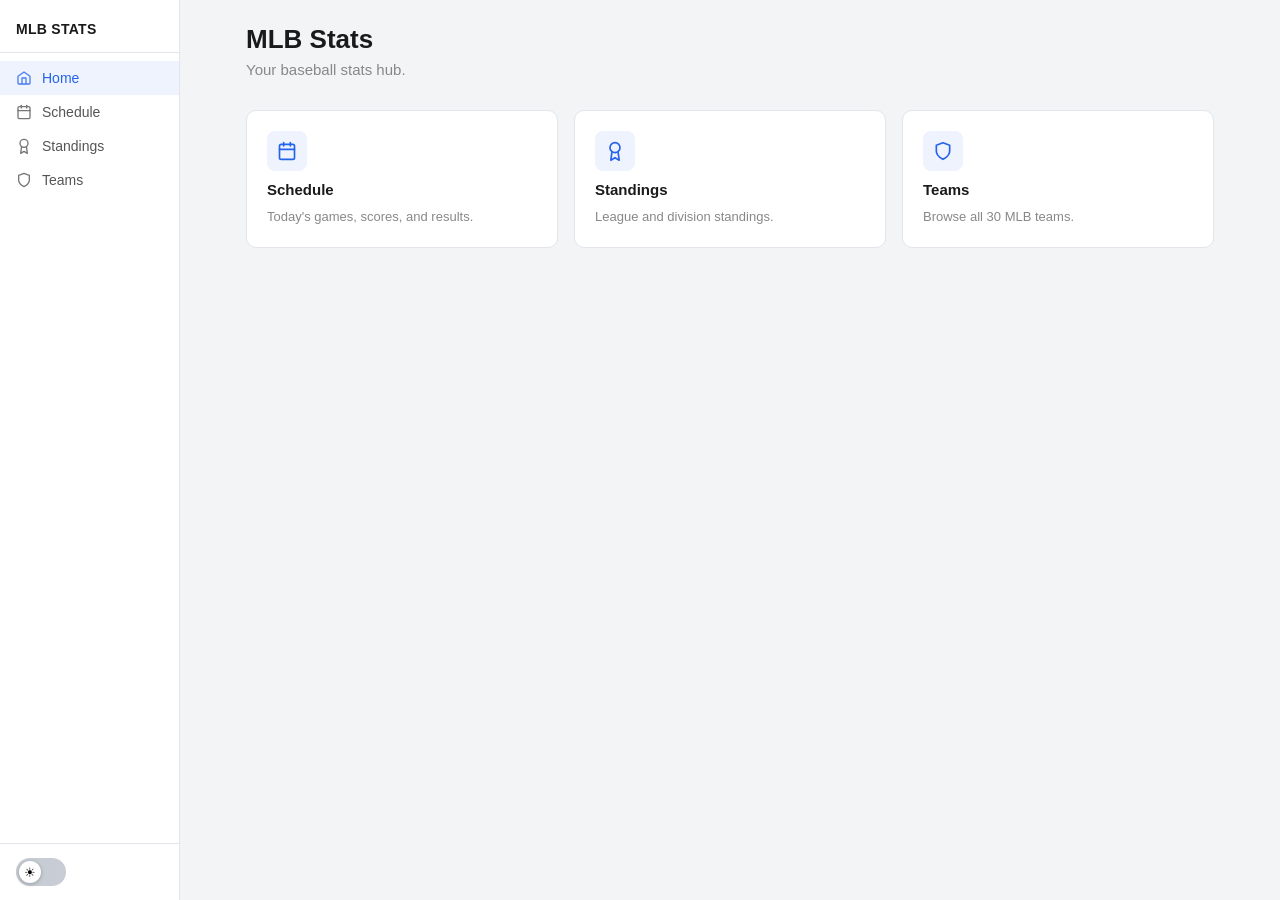
<file: src/index.html>
<!DOCTYPE html>
<html lang="en">
<head>
  <meta charset="UTF-8" />
  <meta name="viewport" content="width=device-width, initial-scale=1.0" />
  <title>MLB Stats</title>
  <link rel="stylesheet" href="styles/main.css" />
  <script>(function(){if(localStorage.getItem('theme')==='dark')document.documentElement.setAttribute('data-theme','dark');})()</script>
</head>
<body>
  <div class="page page--home">

    <div class="home-hero">
      <div class="home-hero__title">MLB Stats</div>
      <div class="home-hero__sub">Your baseball stats hub.</div>
    </div>

    <div class="nav-grid">

      <a class="nav-card" href="/pages/schedule">
        <div class="nav-card__icon">
          <svg width="20" height="20" viewBox="0 0 24 24" fill="none" stroke="currentColor" stroke-width="2" stroke-linecap="round" stroke-linejoin="round">
            <rect x="3" y="4" width="18" height="18" rx="2" ry="2"/>
            <line x1="16" y1="2" x2="16" y2="6"/>
            <line x1="8" y1="2" x2="8" y2="6"/>
            <line x1="3" y1="10" x2="21" y2="10"/>
          </svg>
        </div>
        <div class="nav-card__title">Schedule</div>
        <div class="nav-card__desc">Today's games, scores, and results.</div>
      </a>

      <a class="nav-card" href="/pages/standings">
        <div class="nav-card__icon">
          <svg width="20" height="20" viewBox="0 0 24 24" fill="none" stroke="currentColor" stroke-width="2" stroke-linecap="round" stroke-linejoin="round">
            <circle cx="12" cy="8" r="6"/>
            <path d="M8.21 13.89L7 23l5-3 5 3-1.21-9.12"/>
          </svg>
        </div>
        <div class="nav-card__title">Standings</div>
        <div class="nav-card__desc">League and division standings.</div>
      </a>

      <a class="nav-card" href="/pages/teams">
        <div class="nav-card__icon">
          <svg width="20" height="20" viewBox="0 0 24 24" fill="none" stroke="currentColor" stroke-width="2" stroke-linecap="round" stroke-linejoin="round">
            <path d="M12 22s8-4 8-10V5l-8-3-8 3v7c0 6 8 10 8 10z"/>
          </svg>
        </div>
        <div class="nav-card__title">Teams</div>
        <div class="nav-card__desc">Browse all 30 MLB teams.</div>
      </a>

    </div>
  </div>

  <script type="module">
    import { initSidebar } from './components/sidebar.js';
    initSidebar();
  </script>
</body>
</html>
</file>
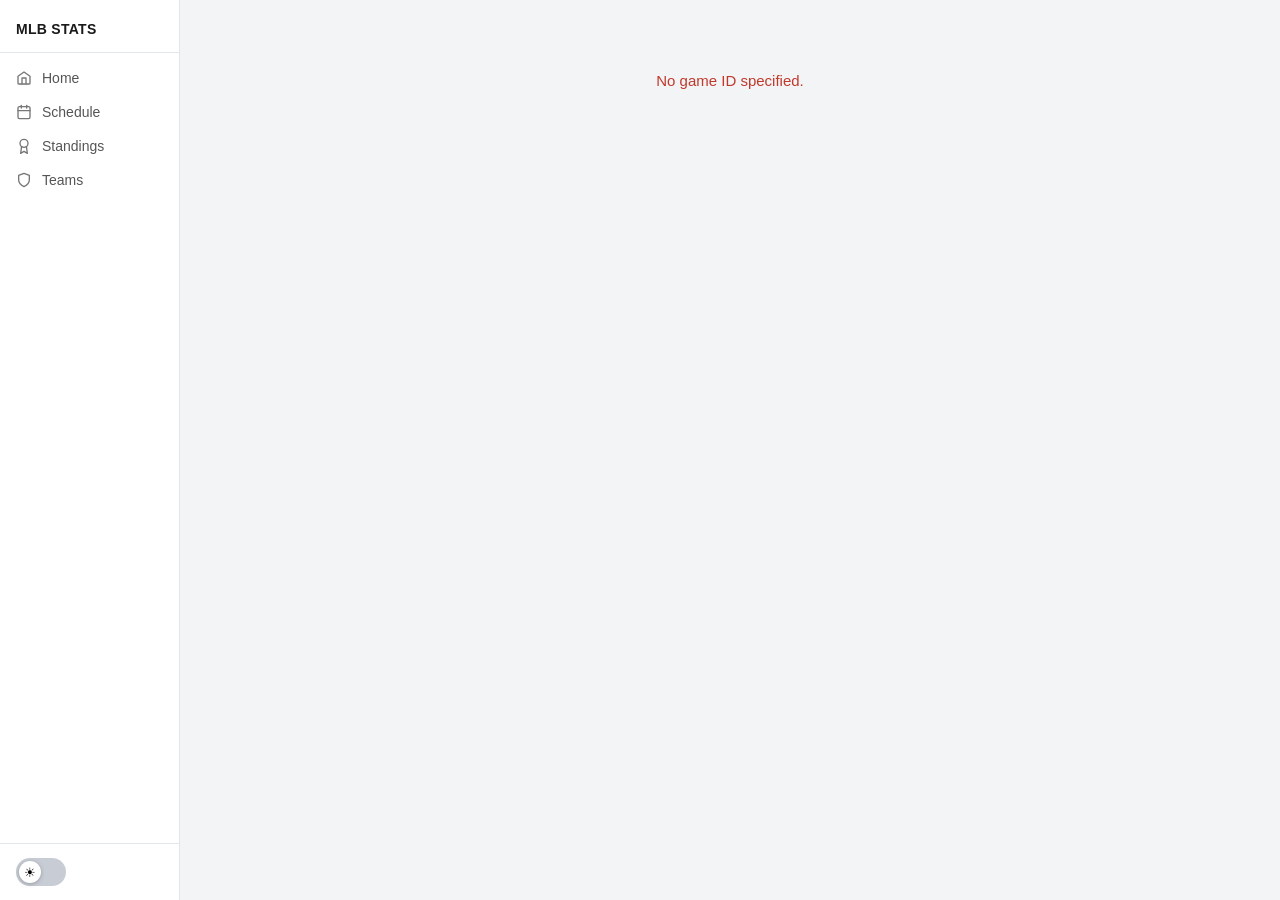
<file: src/pages/game.html>
<!DOCTYPE html>
<html lang="en">
<head>
  <meta charset="UTF-8" />
  <meta name="viewport" content="width=device-width, initial-scale=1.0" />
  <title>Game</title>
  <link rel="stylesheet" href="../styles/main.css" />
  <script>(function(){if(localStorage.getItem('theme')==='dark')document.documentElement.setAttribute('data-theme','dark');})()</script>
</head>
<body>
  <div class="page">
    <div id="game-container">
      <div class="loading">Loading game&hellip;</div>
    </div>
  </div>

  <script type="module">
    import { initSidebar } from '../components/sidebar.js';
    import { fetchGameFeed, getLogoUrl } from '../utils/api.js';

    initSidebar();

    const gamePk = new URLSearchParams(location.search).get('id');
    const container = document.getElementById('game-container');

    if (!gamePk) {
      container.innerHTML = '<div class="error-msg">No game ID specified.</div>';
    } else {
      load(gamePk);
    }

    async function load(id) {
      try {
        const feed = await fetchGameFeed(id);
        const state = feed.gameData?.status?.abstractGameState;

        if (state !== 'Final') {
          container.innerHTML = '<div class="empty-state">Live and upcoming game pages coming soon.</div>';
          return;
        }

        render(feed);
      } catch (err) {
        container.innerHTML = `<div class="error-msg">Could not load game. ${err.message}</div>`;
      }
    }

    function render(feed) {
      const gameData = feed.gameData;
      const away = gameData.teams.away;
      const home = gameData.teams.home;

      const awayAbbr = (away.abbreviation ?? '').toLowerCase();
      const homeAbbr = (home.abbreviation ?? '').toLowerCase();

      const linescore = feed.liveData?.linescore ?? {};
      const awayScore = linescore.teams?.away?.runs ?? 0;
      const homeScore = linescore.teams?.home?.runs ?? 0;
      const awayWon = awayScore > homeScore;
      const homeWon = homeScore > awayScore;

      const venue = gameData.venue?.name ?? '';
      const dateStr = gameData.datetime?.originalDate ?? '';
      const dateDisplay = dateStr
        ? new Date(dateStr + 'T00:00:00').toLocaleDateString('en-US', { weekday: 'long', month: 'long', day: 'numeric', year: 'numeric' })
        : '';

      const innings = linescore.currentInning ?? 9;
      const finalLabel = innings > 9 ? `Final/${innings}` : 'Final';

      const tabs = [
        { key: 'pbp',  label: 'PBP' },
        { key: 'game', label: 'Game' },
        { key: 'away', label: away.abbreviation ?? 'Away' },
        { key: 'home', label: home.abbreviation ?? 'Home' },
      ];

      document.title = `${away.abbreviation} vs ${home.abbreviation}`;

      container.innerHTML = `
        <div class="game-header">
          <div class="game-header__meta">${dateDisplay}${venue ? ` &middot; ${venue}` : ''}</div>
          <div class="game-header__matchup">
            <div class="game-header__team">
              <img class="game-header__logo" src="${getLogoUrl(awayAbbr)}" alt="" onerror="this.style.display='none'">
              <a class="game-header__team-name${awayWon ? ' game-header__team-name--winner' : ''}" href="/pages/team?id=${away.id}">${away.name}</a>
            </div>
            <div class="game-header__score">
              <span class="${awayWon ? 'game-header__score-num game-header__score-num--winner' : 'game-header__score-num'}">${awayScore}</span>
              <span class="game-header__score-sep">${finalLabel}</span>
              <span class="${homeWon ? 'game-header__score-num game-header__score-num--winner' : 'game-header__score-num'}">${homeScore}</span>
            </div>
            <div class="game-header__team game-header__team--home">
              <img class="game-header__logo" src="${getLogoUrl(homeAbbr)}" alt="" onerror="this.style.display='none'">
              <a class="game-header__team-name${homeWon ? ' game-header__team-name--winner' : ''}" href="/pages/team?id=${home.id}">${home.name}</a>
            </div>
          </div>
        </div>

        <div class="team-tabs" role="tablist">
          ${tabs.map((t, i) => `
            <button class="team-tab${i === 0 ? ' team-tab--active' : ''}" role="tab" data-tab="${t.key}" aria-selected="${i === 0}">${t.label}</button>
          `).join('')}
        </div>

        ${tabs.map((t, i) => `
          <div class="team-tab-content${i === 0 ? ' team-tab-content--active' : ''}${t.key === 'pbp' ? ' team-tab-content--pbp' : ''}" data-panel="${t.key}">
            <div class="empty-state">${t.label} coming soon.</div>
          </div>
        `).join('')}
      `;

      container.querySelectorAll('.team-tab').forEach(btn => {
        btn.addEventListener('click', () => {
          container.querySelectorAll('.team-tab').forEach(b => {
            b.classList.toggle('team-tab--active', b === btn);
            b.setAttribute('aria-selected', b === btn);
          });
          container.querySelectorAll('.team-tab-content').forEach(p => {
            p.classList.toggle('team-tab-content--active', p.dataset.panel === btn.dataset.tab);
          });
        });
      });

      renderPBP(container, feed);
    }

    // ── PBP tab ────────────────────────────────────────────────────────────────

    const TEAM_COLORS = {
      'az':  '#A71930', // D-backs    – sedona red
      'atl': '#CE1141', // Braves     – red
      'bal': '#DF4601', // Orioles    – orange
      'bos': '#BD3039', // Red Sox    – red
      'chc': '#0E3386', // Cubs       – royal blue
      'cws': '#898989', // White Sox  – gray
      'cle': '#00385D', // Guardians  – navy
      'col': '#33006F', // Rockies    – purple
      'det': '#0C2340', // Tigers     – dark navy
      'hou': '#EB6E1F', // Astros     – orange
      'kc':  '#004687', // Royals     – royal blue
      'laa': '#BA0021', // Angels     – red
      'lad': '#005A9C', // Dodgers    – blue
      'mia': '#00A3E0', // Marlins    – sky blue
      'mil': '#FFC52F', // Brewers    – gold
      'min': '#D31145', // Twins      – red
      'nym': '#FF5910', // Mets       – orange
      'nyy': '#003087', // Yankees    – navy
      'oak': '#EFB21E', // Athletics  – gold
      'phi': '#E81828', // Phillies   – red
      'pit': '#FDB827', // Pirates    – gold
      'sd':  '#7B3F00', // Padres     – brown
      'sea': '#005C5C', // Mariners   – teal
      'sf':  '#FD5A1E', // Giants     – orange
      'stl': '#C41E3A', // Cardinals  – red
      'tb':  '#8FBCE6', // Rays       – Columbia blue
      'tex': '#003278', // Rangers    – blue
      'tor': '#134A8E', // Blue Jays  – blue
      'wsh': '#14225A', // Nationals  – navy
      'cin': '#C6011F', // Reds       – red
    };

    function hexToRgba(hex, alpha) {
      const r = parseInt(hex.slice(1, 3), 16);
      const g = parseInt(hex.slice(3, 5), 16);
      const b = parseInt(hex.slice(5, 7), 16);
      return `rgba(${r},${g},${b},${alpha})`;
    }

    function ordinal(n) {
      if (n === 1) return '1st';
      if (n === 2) return '2nd';
      if (n === 3) return '3rd';
      return `${n}th`;
    }

    function simplifyDesc(event, rbi) {
      const r = rbi ?? 0;

      // Hits — "N-run" prefix from RBI
      if (event === 'Home Run') {
        if (r >= 4) return 'Grand slam';
        if (r === 1) return 'Solo home run';
        if (r > 1)  return `${r}-run home run`;
        return 'Home run';
      }
      if (event === 'Single') return r > 0 ? `${r}-run single` : 'Single';
      if (event === 'Double') return r > 0 ? `${r}-run double` : 'Double';
      if (event === 'Triple') return r > 0 ? `${r}-run triple` : 'Triple';

      // Walk / HBP / Sac fly — "N-RBI" prefix
      if (event === 'Walk')               return r > 0 ? `${r}-RBI walk`          : 'Walk';
      if (event === 'Intent Walk')        return r > 0 ? `${r}-RBI intentional walk` : 'Intentional walk';
      if (event === 'Hit By Pitch')       return r > 0 ? `${r}-RBI hit by pitch`  : 'Hit by pitch';
      if (event === 'Sac Fly')            return r > 0 ? `${r}-RBI sac fly`       : 'Sac fly';
      if (event === 'Sac Fly Double Play') return r > 0 ? `${r}-RBI sac fly`      : 'Sac fly double play';

      // Everything else — no prefix, no names
      switch (event) {
        case 'Strikeout':
        case 'Strikeout Double Play':   return 'Strikeout';
        case 'Groundout':               return 'Grounded out';
        case 'Bunt Groundout':          return 'Bunted out';
        case 'Flyout':                  return 'Flied out';
        case 'Pop Out':                 return 'Popped out';
        case 'Lineout':                 return 'Lined out';
        case 'Bunt Pop Out':            return 'Bunted out';
        case 'Forceout':                return 'Force out';
        case 'Grounded Into DP':        return 'Grounded into double play';
        case 'Lined Into DP':           return 'Lined into double play';
        case 'Double Play':             return 'Double play';
        case 'Triple Play':             return 'Triple play';
        case 'Sac Bunt':                return 'Sac bunt';
        case 'Sac Bunt Double Play':    return 'Sac bunt double play';
        case 'Fielders Choice Out':     return "Fielder's choice";
        case 'Fielders Choice':         return "Fielder's choice";
        case 'Field Error':             return 'Reached on error';
        case 'Stolen Base 2B':          return 'Stole second';
        case 'Stolen Base 3B':          return 'Stole third';
        case 'Stolen Base Home':        return 'Stole home';
        case 'Caught Stealing 2B':
        case 'Caught Stealing 3B':
        case 'Caught Stealing Home':    return 'Caught stealing';
        case 'Pickoff 1B':              return 'Picked off first';
        case 'Pickoff 2B':              return 'Picked off second';
        case 'Pickoff 3B':              return 'Picked off third';
        case 'Pickoff Error 1B':
        case 'Pickoff Error 2B':
        case 'Pickoff Error 3B':        return 'Pickoff error';
        case 'Wild Pitch':              return 'Wild pitch';
        case 'Passed Ball':             return 'Passed ball';
        case 'Balk':                    return 'Balk';
        case 'Runner Out':              return 'Runner out';
        case 'Defensive Indiff':
        case 'Defensive Indifference':  return 'Defensive indifference';
        case 'Catcher Interf':          return 'Catcher interference';
        default:                        return event || 'Unknown play';
      }
    }

    function renderPBP(container, feed) {
      const plays = feed.liveData?.plays?.allPlays ?? [];
      const away  = feed.gameData.teams.away;
      const home  = feed.gameData.teams.home;

      if (!plays.length) return;

      const awayAbbr    = (away.abbreviation ?? '').toLowerCase();
      const homeAbbr    = (home.abbreviation ?? '').toLowerCase();
      const awayPlayers = feed.liveData?.boxscore?.teams?.away?.players ?? {};
      const homePlayers = feed.liveData?.boxscore?.teams?.home?.players ?? {};

      function formatOrder(batterId, isTop) {
        const players = isTop ? awayPlayers : homePlayers;
        const raw = players[`ID${batterId}`]?.battingOrder;
        if (!raw) return null;
        const num  = parseInt(raw);
        const slot = Math.floor(num / 100);
        const sub  = num % 100;
        if (slot === 0) return null;
        return sub === 0 ? `${slot}` : `${slot}.${sub}`;
      }

      function buildPlayRow(play, isTop, preOuts, preBases) {
        const logoAbbr  = isTop ? awayAbbr : homeAbbr;
        const batter    = play.matchup?.batter;
        const batterId  = batter?.id;
        const desc      = simplifyDesc(play.result?.event ?? '', play.result?.rbi ?? 0);
        const awayS     = play.result?.awayScore ?? 0;
        const homeS     = play.result?.homeScore ?? 0;
        const isScoring = play.about.isScoringPlay;

        const orderLabel = batterId != null ? formatOrder(batterId, isTop) : null;
        const photoSrc   = batterId
          ? `https://img.mlbstatic.com/mlb-photos/image/upload/d_people:generic:headshot:67:current.png/w_213,q_auto:best/v1/people/${batterId}/headshot/67/current`
          : '';

        const awayScored = isScoring && isTop;
        const homeScored = isScoring && !isTop;

        const outLabel = `${preOuts} ${preOuts === 1 ? 'out' : 'outs'}`;

        const basesHtml = `
          <div class="pbp-play__situation">
            <div class="pbp-bases">
              <div class="pbp-bases__base pbp-bases__base--second${preBases.second ? ' pbp-bases__base--on' : ''}"></div>
              <div class="pbp-bases__base pbp-bases__base--third${preBases.third ? ' pbp-bases__base--on' : ''}"></div>
              <div class="pbp-bases__base pbp-bases__base--first${preBases.first ? ' pbp-bases__base--on' : ''}"></div>
            </div>
            <span class="pbp-play__outs">${outLabel}</span>
          </div>`;

        return `
          <div id="pbp-play-${play.about.atBatIndex}" class="pbp-play${isScoring ? ' pbp-play--scoring' : ''}">
            <img class="pbp-play__team-logo" src="${getLogoUrl(logoAbbr)}" alt="" onerror="this.style.display='none'">
            <div class="pbp-play__photo-wrap">
              <img class="pbp-play__photo" src="${photoSrc}" alt="" onerror="this.style.opacity='0'">
            </div>
            <span class="pbp-play__desc">${desc}</span>
            ${basesHtml}
            <div class="pbp-play__score-block">
              <img class="pbp-play__score-logo" src="${getLogoUrl(awayAbbr)}" alt="" width="36" height="36" onerror="this.style.display='none'">
              <span class="pbp-play__score-num${awayScored ? ' pbp-play__score-num--scored' : ''}">${awayS}</span>
              <span class="pbp-play__score-sep">–</span>
              <span class="pbp-play__score-num${homeScored ? ' pbp-play__score-num--scored' : ''}">${homeS}</span>
              <img class="pbp-play__score-logo" src="${getLogoUrl(homeAbbr)}" alt="" width="36" height="36" onerror="this.style.display='none'">
            </div>
          </div>`;
      }

      // Group by inning number, then by half within each inning
      const innings = new Map();
      for (const play of plays) {
        if (!play.about.isComplete) continue;
        const num = play.about.inning;
        if (!innings.has(num)) innings.set(num, { top: [], bottom: [] });
        const half = play.about.halfInning;
        if (half in innings.get(num)) innings.get(num)[half].push(play);
      }

      // Build content HTML and nav items together
      const navItems = [];
      let html = '';

      for (const [inningNum, halves] of innings) {
        let halvesHtml = '';

        for (const [half, halfPlays] of [['top', halves.top], ['bottom', halves.bottom]]) {
          if (!halfPlays.length) continue;

          const startId = `pbp-play-${halfPlays[0].about.atBatIndex}`;
          const hasScore = halfPlays.some(p => p.about.isScoringPlay);
          navItems.push({ inningNum, half, startId, hasScore });

          halvesHtml += `<div class="pbp-half-header">${half === 'top' ? 'Top' : 'Bottom'} ${inningNum}</div>`;

          // Track pre-play state (resets each half-inning)
          let preOuts  = 0;
          let preBases = { first: false, second: false, third: false };

          for (const play of halfPlays) {
            halvesHtml += buildPlayRow(play, half === 'top', preOuts, preBases);

            // Advance state for next play
            preOuts  = play.count?.outs ?? 0;
            preBases = { first: false, second: false, third: false };
            for (const r of play.runners ?? []) {
              if (r.movement?.end === '1B') preBases.first  = true;
              if (r.movement?.end === '2B') preBases.second = true;
              if (r.movement?.end === '3B') preBases.third  = true;
            }
          }
        }

        html += `
          <div class="pbp-inning">
            <div class="pbp-inning__header">
              <span class="pbp-inning__label">${ordinal(inningNum)} Inning</span>
            </div>
            ${halvesHtml}
          </div>`;
      }

      // Build a lookup of nav items by "T1" / "B1" etc.
      const navLookup = new Map(navItems.map(x => [`${x.half[0].toUpperCase()}${x.inningNum}`, x]));
      const extraItems = navItems.filter(x => x.inningNum > 9);
      const hasExtras  = extraItems.length > 0;

      function navDot(item, key) {
        if (item) {
          return `<button class="pbp-nav__dot${item.hasScore ? ' pbp-nav__dot--scoring' : ''}" data-target="${item.startId}" title="${key}"></button>`;
        }
        return `<span class="pbp-nav__empty">–</span>`;
      }

      function navInning(inningNum) {
        const topItem = navLookup.get(`T${inningNum}`);
        const botItem = navLookup.get(`B${inningNum}`);
        return `
          <div class="pbp-nav__inning">
            <span class="pbp-nav__label">${inningNum}</span>
            <div class="pbp-nav__pair">
              ${navDot(topItem, `T${inningNum}`)}
              ${navDot(botItem, `B${inningNum}`)}
            </div>
          </div>`;
      }

      function buildNavPage(innings) {
        return innings.map(n => navInning(n)).join('');
      }

      const regularInnings = Array.from({length: 9}, (_, i) => i + 1);
      const extraInnings   = [...new Set(extraItems.map(x => x.inningNum))];

      const panel = container.querySelector('[data-panel="pbp"]');
      panel.innerHTML = `
        <div class="pbp-wrapper">
          <div class="pbp-content">${html}</div>
          <nav class="pbp-nav">
            ${hasExtras ? '<button class="pbp-nav__arrow pbp-nav__arrow--up" style="display:none"><span class="pbp-nav__arrow-label">1–9</span>↑</button>' : ''}
            <div class="pbp-nav__page pbp-nav__page--regular">${buildNavPage(regularInnings)}</div>
            ${hasExtras ? `<div class="pbp-nav__page pbp-nav__page--extra" style="display:none">${buildNavPage(extraInnings)}</div>` : ''}
            ${hasExtras ? `<button class="pbp-nav__arrow pbp-nav__arrow--down">↓<span class="pbp-nav__arrow-label">${extraInnings[0]}–${extraInnings[extraInnings.length-1]}</span></button>` : ''}
          </nav>
        </div>
      `;

      // Dot click → scroll to half-inning
      panel.querySelectorAll('.pbp-nav__dot[data-target]').forEach(btn => {
        btn.addEventListener('click', () => {
          const firstPlay = document.getElementById(btn.dataset.target);
          if (!firstPlay) return;
          const prev = firstPlay.previousElementSibling;
          const target = (prev && prev.classList.contains('pbp-half-header')) ? prev : firstPlay;
          target.scrollIntoView({ behavior: 'smooth', block: 'start' });
        });
      });

      // Arrow pagination
      const upArrow    = panel.querySelector('.pbp-nav__arrow--up');
      const downArrow  = panel.querySelector('.pbp-nav__arrow--down');
      const pageReg    = panel.querySelector('.pbp-nav__page--regular');
      const pageExtra  = panel.querySelector('.pbp-nav__page--extra');

      if (hasExtras) {
        downArrow.addEventListener('click', () => {
          pageReg.style.display   = 'none';
          pageExtra.style.display = '';
          upArrow.style.display   = '';
          downArrow.style.display = 'none';
        });
        upArrow.addEventListener('click', () => {
          pageExtra.style.display = 'none';
          pageReg.style.display   = '';
          upArrow.style.display   = 'none';
          downArrow.style.display = '';
        });
      }
    }
  </script>
</body>
</html>
</file>
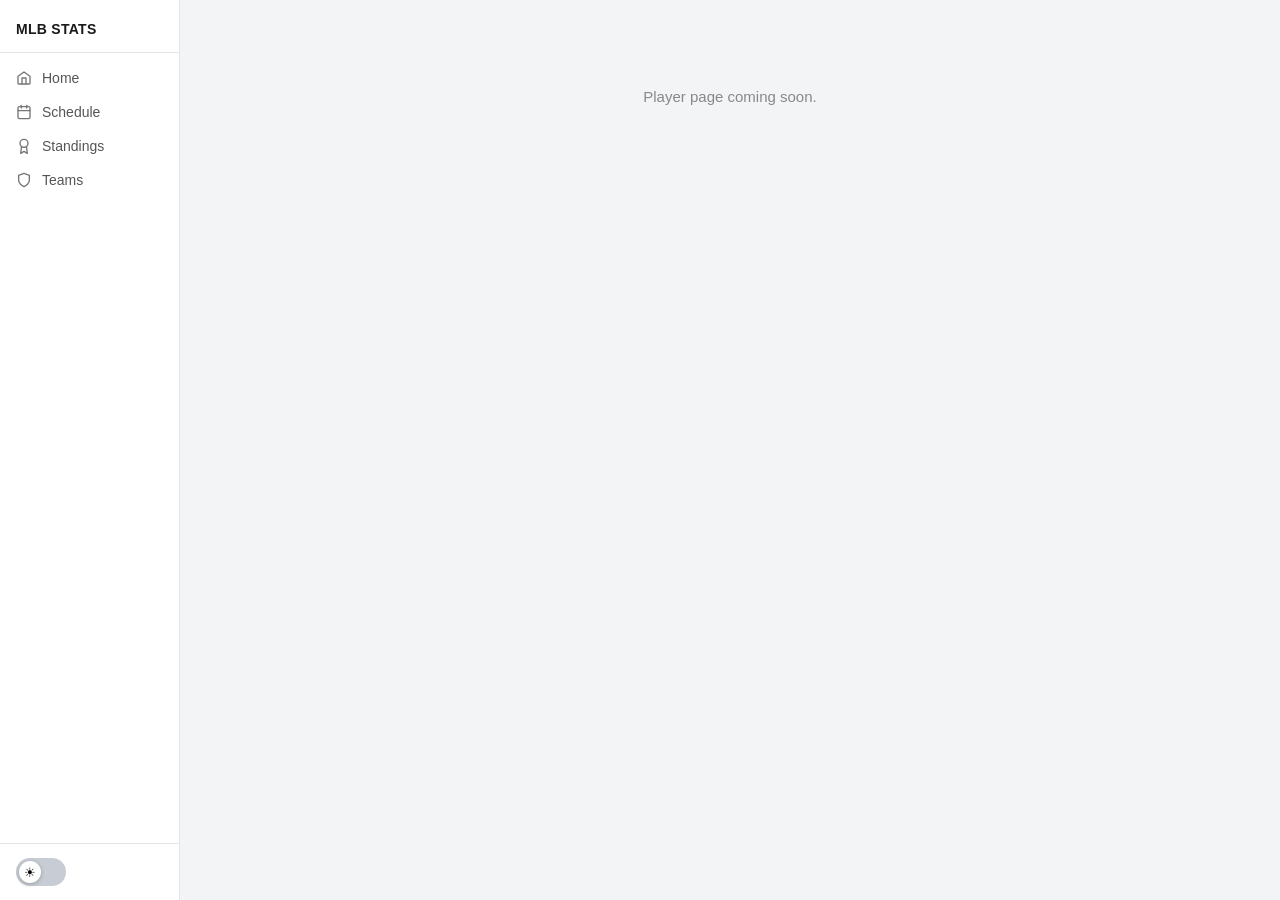
<file: src/pages/player.html>
<!DOCTYPE html>
<html lang="en">
<head>
  <meta charset="UTF-8" />
  <meta name="viewport" content="width=device-width, initial-scale=1.0" />
  <title>Player</title>
  <link rel="stylesheet" href="../styles/main.css" />
  <script>(function(){if(localStorage.getItem('theme')==='dark')document.documentElement.setAttribute('data-theme','dark');})()</script>
</head>
<body>
  <div class="page">
    <div id="player-container">
      <div class="empty-state" style="padding:64px 0;text-align:center">Player page coming soon.</div>
    </div>
  </div>

  <script type="module">
    import { initSidebar } from '../components/sidebar.js';
    initSidebar();
  </script>
</body>
</html>
</file>
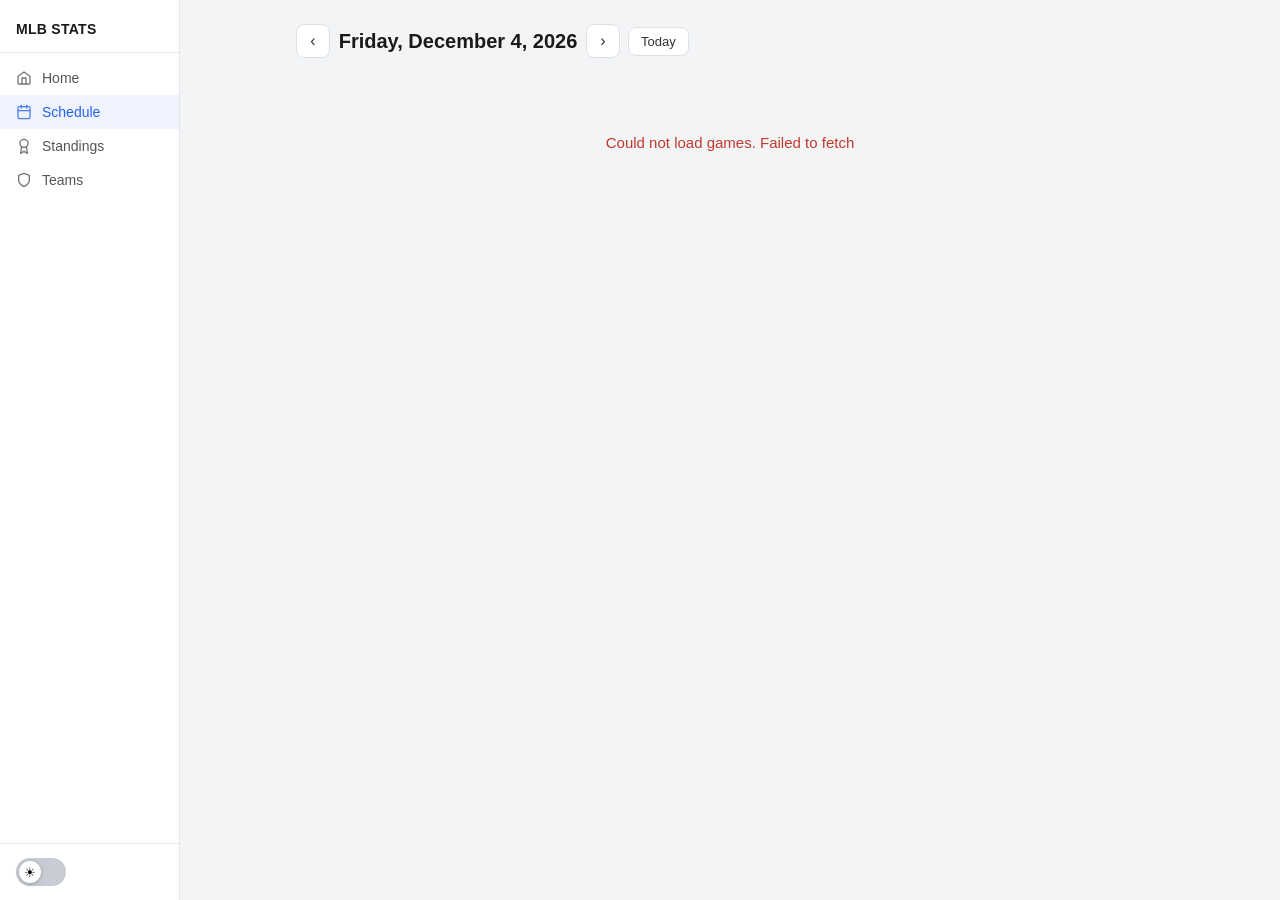
<file: src/pages/schedule.html>
<!DOCTYPE html>
<html lang="en">
<head>
  <meta charset="UTF-8" />
  <meta name="viewport" content="width=device-width, initial-scale=1.0" />
  <title>MLB Schedule</title>
  <link rel="stylesheet" href="../styles/main.css" />
  <script>(function(){if(localStorage.getItem('theme')==='dark')document.documentElement.setAttribute('data-theme','dark');})()</script>
</head>
<body>
  <div class="page">
    <div class="date-nav">
      <button class="date-nav__btn" id="prev-day" aria-label="Previous day">&#8249;</button>
      <span class="date-nav__label" id="date-label"></span>
      <button class="date-nav__btn" id="next-day" aria-label="Next day">&#8250;</button>
      <button class="date-nav__today" id="today-btn">Today</button>
    </div>

    <div id="games-container">
      <div class="loading">Loading games&hellip;</div>
    </div>
  </div>

  <script type="module">
    import { initSidebar } from '../components/sidebar.js';
    import {
      fetchSchedule,
      formatDate,
      displayDate,
      groupGamesByState,
      getGameTime,
      getInningDisplay,
      getLogoUrl,
    } from '../utils/api.js';

    initSidebar();


    // ── State ──────────────────────────────────────────────────────────────
    function todayLocal() {
      const now = new Date();
      return new Date(now.getFullYear(), now.getMonth(), now.getDate());
    }

    const params = new URLSearchParams(location.search);
    let currentDate = params.has('date')
      ? new Date(params.get('date') + 'T00:00:00')
      : todayLocal();

    // ── Routing helpers ────────────────────────────────────────────────────
    function navigate(date) {
      currentDate = date;
      const url = new URL(location.href);
      url.searchParams.set('date', formatDate(date));
      history.pushState({}, '', url);
      render();
    }

    document.getElementById('prev-day').addEventListener('click', () => {
      const d = new Date(currentDate);
      d.setDate(d.getDate() - 1);
      navigate(d);
    });

    document.getElementById('next-day').addEventListener('click', () => {
      const d = new Date(currentDate);
      d.setDate(d.getDate() + 1);
      navigate(d);
    });

    document.getElementById('today-btn').addEventListener('click', () => {
      navigate(todayLocal());
    });

    window.addEventListener('popstate', () => {
      const p = new URLSearchParams(location.search);
      currentDate = p.has('date')
        ? new Date(p.get('date') + 'T00:00:00')
        : todayLocal();
      render();
    });

    // ── Rendering ──────────────────────────────────────────────────────────
    async function render() {
      document.getElementById('date-label').textContent = displayDate(currentDate);
      const container = document.getElementById('games-container');
      container.innerHTML = '<div class="loading">Loading games&hellip;</div>';

      let games;
      try {
        games = await fetchSchedule(currentDate);
      } catch (err) {
        container.innerHTML = `<div class="error-msg">Could not load games. ${err.message}</div>`;
        return;
      }

      if (games.length === 0) {
        container.innerHTML = '<div class="empty-state">No games scheduled for this date.</div>';
        return;
      }

      const groups = groupGamesByState(games);
      const sections = [
        { key: 'Live',    label: 'Live' },
        { key: 'Final',   label: 'Final' },
        { key: 'Preview', label: 'Upcoming' },
      ];

      let html = '';
      for (const { key, label } of sections) {
        const list = groups[key];
        if (!list.length) continue;
        html += `<div class="section-label">${label}</div>`;
        for (const game of list) {
          html += renderGame(game, key);
        }
      }

      container.innerHTML = html;
    }

    function teamRow(teamData, scoreClass, scoreStr, showRecord) {
      const id    = teamData.team.id;
      const abbrRaw = teamData.team.abbreviation ?? '';
      const abbr  = abbrRaw.toLowerCase();
      const name  = teamData.team.name ?? '';
      const rec   = teamData.leagueRecord;
      const record = (showRecord && rec) ? `<span class="team-row__record">(${rec.wins}-${rec.losses})</span>` : '';
      const logo  = `<img class="team-logo" src="${getLogoUrl(abbr)}" alt="" onerror="this.style.display='none'">`;
      return `
        <div class="team-row">
          <span class="team-row__abbr">${abbrRaw}</span>
          ${logo}
          <div class="team-row__info">
            <a class="team-row__name" href="/pages/team?id=${id}">${name}</a>
            ${record}
          </div>
          <span class="${scoreClass}">${scoreStr}</span>
        </div>`;
    }

    function renderGame(game, state) {
      const away = game.teams.away;
      const home = game.teams.home;

      const awayScore = away.score ?? null;
      const homeScore = home.score ?? null;

      const awayWon = awayScore !== null && homeScore !== null && awayScore > homeScore;
      const homeWon = awayScore !== null && homeScore !== null && homeScore > awayScore;

      const awayScoreClass = awayWon ? 'team-row__score team-row__score--winner' : 'team-row__score';
      const homeScoreClass = homeWon ? 'team-row__score team-row__score--winner' : 'team-row__score';

      const awayScoreStr = awayScore !== null ? awayScore : '-';
      const homeScoreStr = homeScore !== null ? homeScore : '-';

      const gameId = game.gamePk;
      const showRecord = state === 'Preview';

      let statusHtml = '';
      let linkText = '';

      if (state === 'Live') {
        const inning = getInningDisplay(game);
        statusHtml = `
          <div class="status-label status-label--live">
            <span class="live-dot"></span> Live
          </div>
          <div class="inning-label">${inning}</div>`;
        linkText = 'Follow live &rarr;';
      } else if (state === 'Final') {
        statusHtml = `<div class="status-label">Final</div>`;
        linkText = 'Game recap &rarr;';
      } else {
        const time = getGameTime(game);
        statusHtml = `<div class="status-label">${time}</div>`;
        linkText = 'Game info &rarr;';
      }

      return `
        <div class="game-card">
          <div class="game-card__teams">
            ${teamRow(away, awayScoreClass, awayScoreStr, showRecord)}
            ${teamRow(home, homeScoreClass, homeScoreStr, showRecord)}
          </div>
          <div class="game-card__status">
            ${statusHtml}
            <a class="game-card__link" href="/pages/game?id=${gameId}">${linkText}</a>
          </div>
        </div>`;
    }

    render();
  </script>
</body>
</html>
</file>
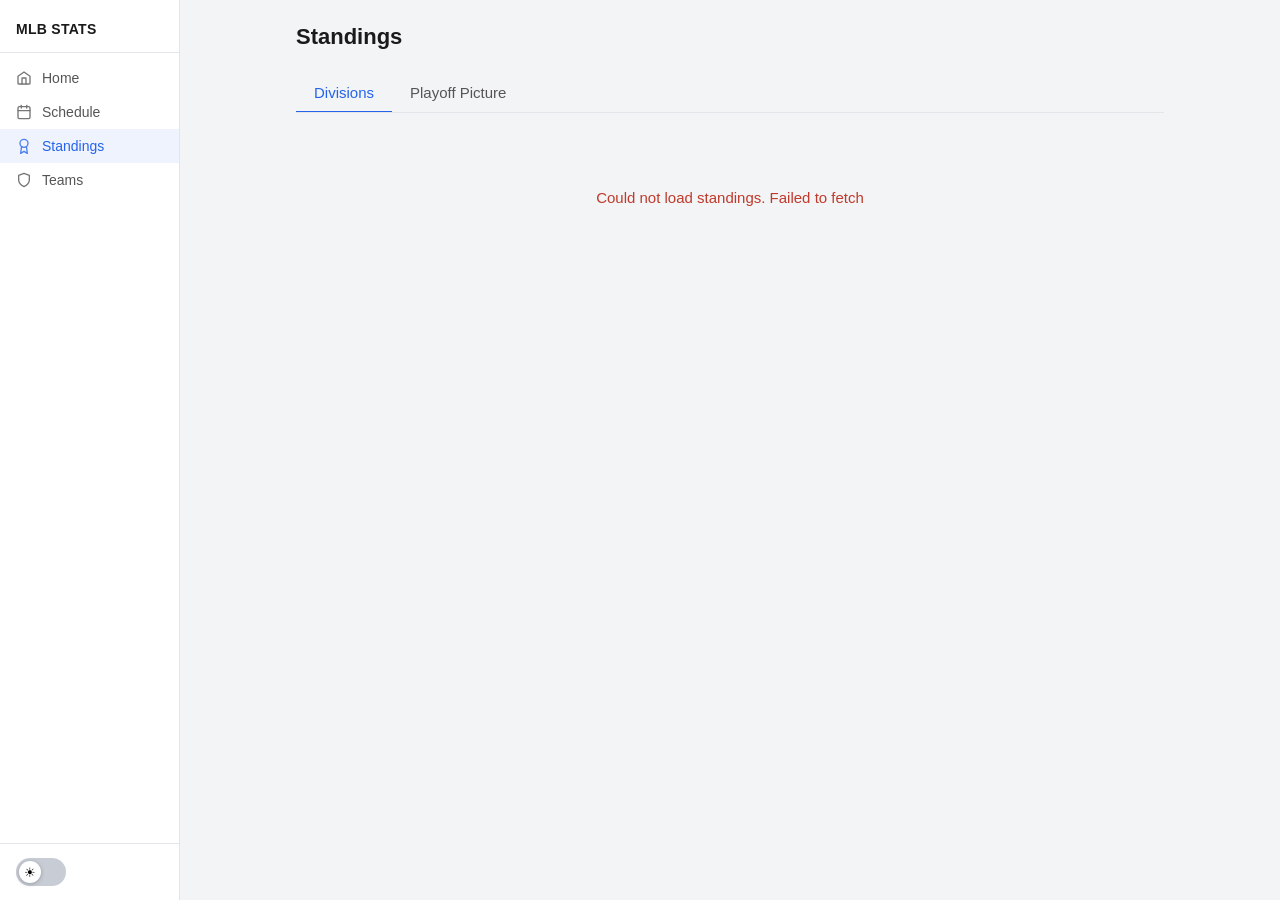
<file: src/pages/standings.html>
<!DOCTYPE html>
<html lang="en">
<head>
  <meta charset="UTF-8" />
  <meta name="viewport" content="width=device-width, initial-scale=1.0" />
  <title>Standings</title>
  <link rel="stylesheet" href="../styles/main.css" />
  <script>(function(){if(localStorage.getItem('theme')==='dark')document.documentElement.setAttribute('data-theme','dark');})()</script>
</head>
<body>
  <div class="page">
    <h1 class="page-title">Standings</h1>

    <div class="team-tabs" role="tablist">
      <button class="team-tab team-tab--active" role="tab" data-tab="divisions" aria-selected="true">Divisions</button>
      <button class="team-tab" role="tab" data-tab="playoff" aria-selected="false">Playoff Picture</button>
    </div>

    <div id="tab-divisions" class="standings-tab-panel">
      <div class="loading">Loading standings&hellip;</div>
    </div>
    <div id="tab-playoff" class="standings-tab-panel" style="display:none">
      <div class="loading">Loading standings&hellip;</div>
    </div>
  </div>

  <script type="module">
    import { initSidebar } from '../components/sidebar.js';
    import { fetchStandings, getLogoUrl } from '../utils/api.js';

    initSidebar();

    // ── Tab switching ──────────────────────────────────────────────────────────
    document.querySelectorAll('.team-tab').forEach(btn => {
      btn.addEventListener('click', () => {
        document.querySelectorAll('.team-tab').forEach(b => {
          b.classList.toggle('team-tab--active', b === btn);
          b.setAttribute('aria-selected', b === btn);
        });
        document.querySelectorAll('.standings-tab-panel').forEach(p => {
          p.style.display = p.id === `tab-${btn.dataset.tab}` ? '' : 'none';
        });
      });
    });

    // ── Division order ─────────────────────────────────────────────────────────
    const DIVISION_ORDER = [
      { id: 201, label: 'AL East' },
      { id: 202, label: 'AL Central' },
      { id: 200, label: 'AL West' },
      { id: 204, label: 'NL East' },
      { id: 205, label: 'NL Central' },
      { id: 203, label: 'NL West' },
    ];

    const DIVISION_NAMES = {
      200: 'AL West', 201: 'AL East', 202: 'AL Central',
      203: 'NL West', 204: 'NL East', 205: 'NL Central',
    };

    async function load() {
      try {
        const data = await fetchStandings();
        renderDivisionsTab(data);
        renderPlayoffTab(data);
      } catch (err) {
        document.getElementById('tab-divisions').innerHTML =
          `<div class="error-msg">Could not load standings. ${err.message}</div>`;
        document.getElementById('tab-playoff').innerHTML =
          `<div class="error-msg">Could not load standings. ${err.message}</div>`;
      }
    }

    // ── Divisions tab ──────────────────────────────────────────────────────────

    function getLastTen(teamRecord) {
      const l10 = (teamRecord.records?.splitRecords ?? []).find(s => s.type === 'lastTen');
      return l10 ? `${l10.wins}-${l10.losses}` : '—';
    }

    function renderDivisionsTab(data) {
      const byDivision = {};
      for (const record of data.records ?? []) {
        byDivision[record.division.id] = record.teamRecords ?? [];
      }

      let html = '<div class="standings-grid">';
      for (const div of DIVISION_ORDER) {
        html += renderDivision(div.label, byDivision[div.id] ?? []);
      }
      html += '</div>';
      document.getElementById('tab-divisions').innerHTML = html;
    }

    function renderDivision(label, teams) {
      const rows = teams.map(t => {
        const team = t.team;
        const abbr = (team.abbreviation ?? '').toLowerCase();
        const logo = `<img class="standings-logo" src="${getLogoUrl(abbr)}" alt="" onerror="this.style.display='none'">`;
        const gb = t.gamesBack === '-' ? '—' : t.gamesBack;
        const streak = t.streak?.streakCode ?? '—';
        const streakClass = streak === '—' ? '' : streak.startsWith('W') ? ' streak--w' : ' streak--l';
        const pct = t.winningPercentage ?? '.000';
        const isLeader = t.divisionRank === '1';

        return `
          <tr class="${isLeader ? 'standings-leader' : ''}">
            <td class="standings-team">
              ${logo}
              <a href="/pages/team?id=${team.id}">${team.name}</a>
            </td>
            <td>${t.wins}</td>
            <td>${t.losses}</td>
            <td>${pct}</td>
            <td>${gb}</td>
            <td><span class="streak-text${streakClass}">${streak}</span></td>
            <td>${getLastTen(t)}</td>
          </tr>`;
      }).join('');

      return `
        <div class="standings-division">
          <div class="standings-division__title">${label}</div>
          <table class="standings-table">
            <thead>
              <tr>
                <th class="standings-th--team">Team</th>
                <th>W</th><th>L</th><th>PCT</th><th>GB</th><th>STRK</th><th>L10</th>
              </tr>
            </thead>
            <tbody>${rows}</tbody>
          </table>
        </div>`;
    }

    // ── Playoff Picture tab ────────────────────────────────────────────────────

    function renderPlayoffTab(data) {
      const alTeams = [], nlTeams = [];
      for (const record of data.records ?? []) {
        const leagueId = record.league?.id;
        const divId = record.division?.id;
        for (const t of record.teamRecords ?? []) {
          const entry = { ...t, divisionName: DIVISION_NAMES[divId] };
          if (leagueId === 103) alTeams.push(entry);
          else if (leagueId === 104) nlTeams.push(entry);
        }
      }

      const html = `
        <div class="standings-grid">
          ${renderLeaguePicture('American League', alTeams)}
          ${renderLeaguePicture('National League', nlTeams)}
        </div>`;
      document.getElementById('tab-playoff').innerHTML = html;
    }

    function renderLeaguePicture(leagueLabel, teams) {
      // Division winners: divisionRank === '1', sorted by wins desc
      const divWinners = teams
        .filter(t => t.divisionRank === '1')
        .sort((a, b) => b.wins - a.wins);

      // All non-division leaders sorted by wild card rank, then wins
      const wcEligible = teams
        .filter(t => t.divisionRank !== '1')
        .sort((a, b) => {
          const ra = parseInt(a.wildCardRank) || 999;
          const rb = parseInt(b.wildCardRank) || 999;
          if (ra !== rb) return ra - rb;
          return b.wins - a.wins;
        });

      const divWinnerRows = divWinners.map((t, i) => {
        const team = t.team;
        const abbr = (team.abbreviation ?? '').toLowerCase();
        const logo = `<img class="standings-logo" src="${getLogoUrl(abbr)}" alt="" onerror="this.style.display='none'">`;
        const tag = `<span class="playoff-tag playoff-tag--div">${t.divisionName}</span>`;

        return `
          <tr class="playoff-in-row">
            <td class="playoff-seed">${i + 1}</td>
            <td class="standings-team">${logo}<a href="/pages/team?id=${team.id}">${team.name}</a></td>
            <td>${t.wins}–${t.losses}</td>
            <td class="playoff-tag-cell">${tag}</td>
            <td class="playoff-gb"></td>
          </tr>`;
      }).join('');

      const wcRows = wcEligible.map((t, i) => {
        const team = t.team;
        const abbr = (team.abbreviation ?? '').toLowerCase();
        const logo = `<img class="standings-logo" src="${getLogoUrl(abbr)}" alt="" onerror="this.style.display='none'">`;
        const inPlayoffs = i < 3;
        const tag = inPlayoffs
          ? `<span class="playoff-tag playoff-tag--wc">WC${i + 1}</span>`
          : (t.wildCardEliminationNumber === 'E' ? `<span class="playoff-tag playoff-tag--elim">E</span>` : '');
        const gb = t.wildCardGamesBack === '-' || !t.wildCardGamesBack
          ? (inPlayoffs ? '+0.0' : '—')
          : (inPlayoffs ? `+${t.wildCardGamesBack}` : `${t.wildCardGamesBack} GB`);
        const rowClass = inPlayoffs ? 'playoff-in-row' : 'playoff-bubble-row';

        return `
          <tr class="${rowClass}">
            <td class="playoff-seed"></td>
            <td class="standings-team">${logo}<a href="/pages/team?id=${team.id}">${team.name}</a></td>
            <td>${t.wins}–${t.losses}</td>
            <td class="playoff-tag-cell">${tag}</td>
            <td class="playoff-gb">${gb}</td>
          </tr>`;
      }).join('');

      const dividerRow = `<tr class="playoff-divider-row"><td colspan="5" class="playoff-divider-label">Wild Card</td></tr>`;

      return `
        <div class="standings-division">
          <div class="standings-division__title">${leagueLabel}</div>
          <table class="standings-table playoff-table">
            <thead>
              <tr>
                <th style="width:28px"></th>
                <th class="standings-th--team">Team</th>
                <th>Record</th>
                <th></th>
                <th>WC GB</th>
              </tr>
            </thead>
            <tbody>
              ${divWinnerRows}
              ${dividerRow}
              ${wcRows}
            </tbody>
          </table>
        </div>`;
    }

    load();
  </script>
</body>
</html>
</file>
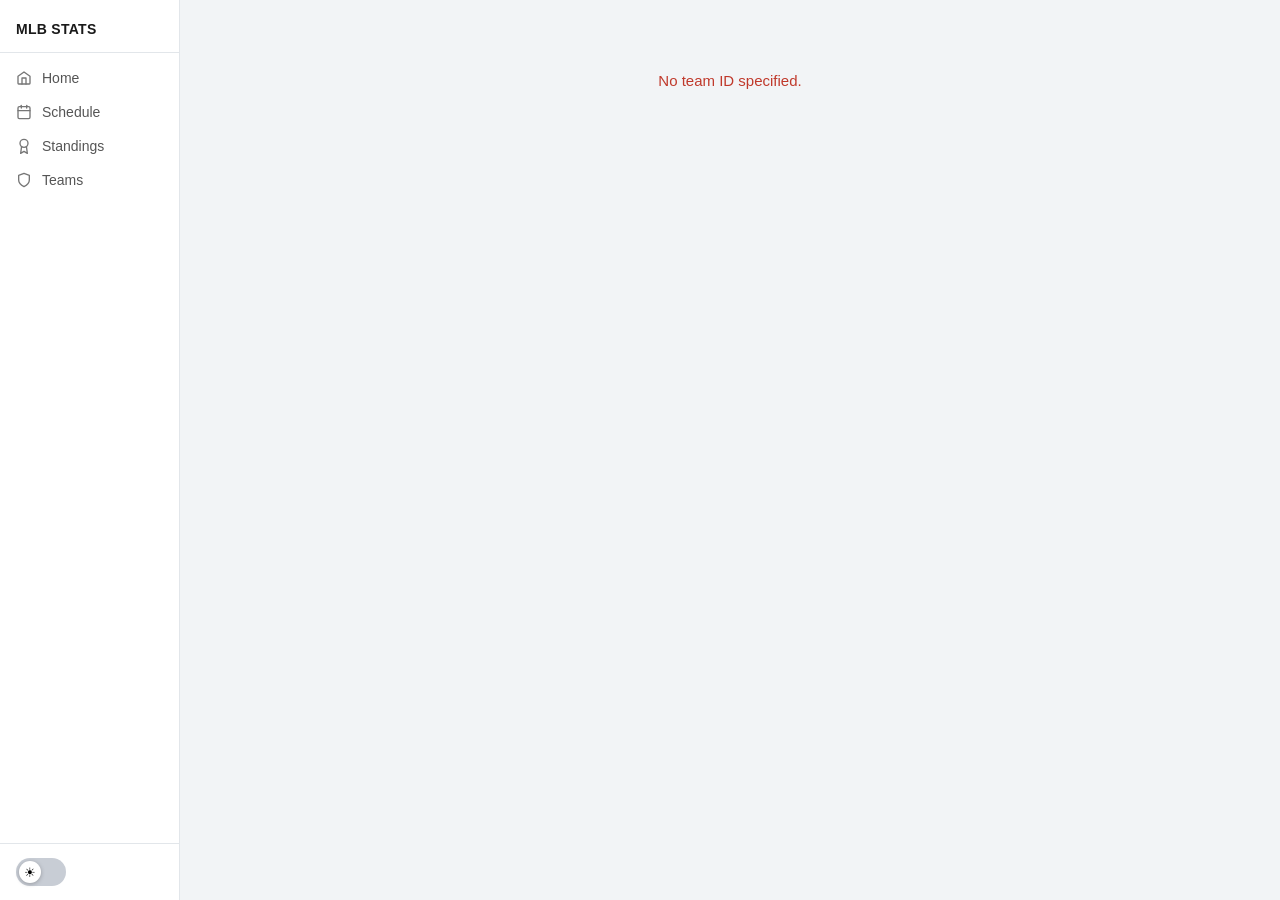
<file: src/pages/team.html>
<!DOCTYPE html>
<html lang="en">
<head>
  <meta charset="UTF-8" />
  <meta name="viewport" content="width=device-width, initial-scale=1.0" />
  <title>Team</title>
  <link rel="stylesheet" href="../styles/main.css" />
  <script>(function(){if(localStorage.getItem('theme')==='dark')document.documentElement.setAttribute('data-theme','dark');})()</script>
</head>
<body>
  <div class="page">
    <div id="team-container">
      <div class="loading">Loading&hellip;</div>
    </div>
  </div>

  <script type="module">
    import { initSidebar } from '../components/sidebar.js';
    import {
      fetchTeam, fetchTeamStats, fetchStandings, findTeamStanding,
      fetchTeamSchedule, fetchRoster, fetchPlayerHittingStats, fetchPlayerPitchingStats,
      getLogoUrl, getGameTime, getInningDisplay,
    } from '../utils/api.js';

    initSidebar();

    const teamId = parseInt(new URLSearchParams(window.location.search).get('id'), 10);
    const container = document.getElementById('team-container');

    if (!teamId) {
      container.innerHTML = '<div class="error-msg">No team ID specified.</div>';
    } else {
      loadTeam(teamId);
    }

    async function loadTeam(id) {
      try {
        const [team, standingsData, hitting, pitching, fielding] = await Promise.all([
          fetchTeam(id),
          fetchStandings(),
          fetchTeamStats(id, 'hitting'),
          fetchTeamStats(id, 'pitching'),
          fetchTeamStats(id, 'fielding'),
        ]);
        if (!team) throw new Error('Team not found.');
        const standing = findTeamStanding(standingsData, id);
        render(team, standing, hitting, pitching, fielding);
      } catch (err) {
        container.innerHTML = `<div class="error-msg">Could not load team. ${err.message}</div>`;
      }
    }

    function fmt1(v)  { return v != null ? Number(v).toFixed(1) : '—'; }
    function fmt3(v)  { return v != null ? Number(v).toFixed(3).replace(/^0/, '') : '—'; }
    function fmtInt(v){ return v != null ? String(v) : '—'; }

    function render(team, standing, hitting, pitching, fielding) {
      document.title = team.name;

      const abbrev = (team.abbreviation ?? '').toLowerCase();
      const logoUrl = getLogoUrl(abbrev);

      const wins   = standing?.wins ?? 0;
      const losses = standing?.losses ?? 0;
      const streak = standing?.streak?.streakCode ?? '';
      const isWin  = streak.startsWith('W');
      const badgeClass = isWin ? 'streak-badge streak-badge--win' : 'streak-badge streak-badge--loss';
      const streakBadge = streak
        ? `<span class="${badgeClass}">${streak}</span>`
        : '';

      const offenseRows = [
        { label: 'RPG', value: (hitting?.runs != null && hitting?.gamesPlayed) ? (hitting.runs / hitting.gamesPlayed).toFixed(1) : '—' },
        { label: 'AVG', value: fmt3(hitting?.avg) },
        { label: 'OPS', value: fmt3(hitting?.ops) },
        { label: 'HR',  value: fmtInt(hitting?.homeRuns) },
      ];

      const defenseRows = [
        { label: 'RPGA', value: (pitching?.runs != null && pitching?.gamesPlayed) ? (pitching.runs / pitching.gamesPlayed).toFixed(1) : '—' },
        { label: 'BAA',  value: fmt3(pitching?.avg) },
        { label: 'OPSA', value: fmt3(pitching?.ops) },
        { label: 'E',    value: fmtInt(fielding?.errors) },
      ];

      const tabs = ['Schedule', 'Roster', 'Hitting', 'Pitching', 'Advanced'];

      container.innerHTML = `
        <div class="team-header">
          <img class="team-header__logo" src="${logoUrl}" alt="${team.name} logo" onerror="this.style.display='none'">
          <div class="team-header__info">
            <div class="team-header__name">${team.name}</div>
            <div class="team-header__meta">
              <span class="team-header__record">${wins}–${losses}</span>
              ${streakBadge}
            </div>
          </div>
        </div>

        <div class="team-stats-grid">
          <div class="stats-card">
            <div class="stats-card__label">Offense</div>
            ${offenseRows.map(r => `
              <div class="stats-card__row">
                <span class="stats-card__stat-name">${r.label}</span>
                <span class="stats-card__stat-value">${r.value}</span>
              </div>`).join('')}
          </div>
          <div class="stats-card">
            <div class="stats-card__label">Defense</div>
            ${defenseRows.map(r => `
              <div class="stats-card__row">
                <span class="stats-card__stat-name">${r.label}</span>
                <span class="stats-card__stat-value">${r.value}</span>
              </div>`).join('')}
          </div>
        </div>

        <div class="team-tabs" role="tablist">
          ${tabs.map((t, i) => `
            <button class="team-tab${i === 0 ? ' team-tab--active' : ''}"
              role="tab" data-tab="${i}" aria-selected="${i === 0}">${t}</button>
          `).join('')}
        </div>

        ${tabs.map((t, i) => {
          const extraClass = i === 0 ? ' team-tab-content--schedule'
                           : i === 1 ? ' team-tab-content--roster'
                           : i === 2 ? ' team-tab-content--stats'
                           : i === 3 ? ' team-tab-content--stats'
                           : '';
          const panelId = i === 0 ? 'schedule-panel' : i === 1 ? 'roster-panel' : i === 2 ? 'hitting-panel' : i === 3 ? 'pitching-panel' : '';
          const inner = i === 0 ? '<div class="loading">Loading schedule&hellip;</div>'
                      : i === 1 ? '<div class="loading">Loading roster&hellip;</div>'
                      : i === 2 ? '<div class="loading">Loading stats&hellip;</div>'
                      : i === 3 ? '<div class="loading">Loading stats&hellip;</div>'
                      : `${t} coming soon`;
          return `
          <div class="team-tab-content${i === 0 ? ' team-tab-content--active' : ''}${extraClass}" data-panel="${i}"${panelId ? ` id="${panelId}"` : ''}>
            ${inner}
          </div>`;
        }).join('')}
      `;

      // Tab switching
      container.querySelectorAll('.team-tab').forEach(btn => {
        btn.addEventListener('click', () => {
          const idx = btn.dataset.tab;
          container.querySelectorAll('.team-tab').forEach(b => {
            b.classList.toggle('team-tab--active', b.dataset.tab === idx);
            b.setAttribute('aria-selected', b.dataset.tab === idx);
          });
          container.querySelectorAll('.team-tab-content').forEach(p => {
            p.classList.toggle('team-tab-content--active', p.dataset.panel === idx);
          });
        });
      });

      // Load async tabs
      loadScheduleTab(teamId);
      loadRosterTab(teamId);
      loadHittingTab(teamId);
      loadPitchingTab(teamId);
    }

    async function loadScheduleTab(teamId) {
      const panel = document.getElementById('schedule-panel');
      try {
        const games = await fetchTeamSchedule(teamId);
        if (!games.length) {
          panel.innerHTML = '<div class="empty-state" style="padding:48px 0;text-align:center">No games found.</div>';
          return;
        }
        panel.innerHTML = renderScheduleGames(games);
        const anchor = panel.querySelector('#scroll-anchor');
        if (anchor) panel.scrollTop = anchor.offsetTop - panel.offsetTop;
      } catch (err) {
        panel.innerHTML = `<div class="error-msg" style="padding:24px">Could not load schedule. ${err.message}</div>`;
      }
    }

    function scheduleTeamRow(teamData, scoreClass, scoreStr) {
      const id     = teamData.team.id;
      const abbrRaw = teamData.team.abbreviation ?? '';
      const abbr   = abbrRaw.toLowerCase();
      const name   = teamData.team.name ?? '';
      const logo   = `<img class="team-logo" src="${getLogoUrl(abbr)}" alt="" onerror="this.style.display='none'">`;
      return `
        <div class="team-row">
          <span class="team-row__abbr">${abbrRaw}</span>
          ${logo}
          <div class="team-row__info">
            <a class="team-row__name" href="/pages/team?id=${id}">${name}</a>
          </div>
          <span class="${scoreClass}">${scoreStr}</span>
        </div>`;
    }

    function renderScheduleGame(game) {
      const away = game.teams.away;
      const home = game.teams.home;
      const state = game.status?.abstractGameState;

      const awayScore = away.score ?? null;
      const homeScore = home.score ?? null;
      const awayWon = awayScore !== null && homeScore !== null && awayScore > homeScore;
      const homeWon = awayScore !== null && homeScore !== null && homeScore > awayScore;

      const awayScoreClass = awayWon ? 'team-row__score team-row__score--winner' : 'team-row__score';
      const homeScoreClass = homeWon ? 'team-row__score team-row__score--winner' : 'team-row__score';
      const awayScoreStr = awayScore !== null ? awayScore : '-';
      const homeScoreStr = homeScore !== null ? homeScore : '-';

      const gameId = game.gamePk;

      let statusHtml = '';
      let linkText = '';

      if (state === 'Live') {
        const inning = getInningDisplay(game);
        statusHtml = `
          <div class="status-label status-label--live">
            <span class="live-dot"></span> Live
          </div>
          <div class="inning-label">${inning}</div>`;
        linkText = 'Follow live &rarr;';
      } else if (state === 'Final') {
        statusHtml = `<div class="status-label">Final</div>`;
        linkText = 'Game recap &rarr;';
      } else {
        const time = getGameTime(game);
        statusHtml = `<div class="status-label">${time}</div>`;
        linkText = 'Game info &rarr;';
      }

      return `
        <div class="game-card">
          <div class="game-card__teams">
            ${scheduleTeamRow(away, awayScoreClass, awayScoreStr)}
            ${scheduleTeamRow(home, homeScoreClass, homeScoreStr)}
          </div>
          <div class="game-card__status">
            ${statusHtml}
            <a class="game-card__link" href="/pages/game?id=${gameId}">${linkText}</a>
          </div>
        </div>`;
    }

    function renderScheduleGames(games) {
      const lastFinalIdx = games.reduce((last, g, i) =>
        g.status?.abstractGameState === 'Final' ? i : last, -1);

      let html = '';
      for (let i = 0; i < games.length; i++) {
        if (i === lastFinalIdx) html += '<div id="scroll-anchor"></div>';
        html += renderScheduleGame(games[i]);
      }
      // If no final games, anchor at top
      if (lastFinalIdx === -1) html = '<div id="scroll-anchor"></div>' + html;
      return html;
    }
    // ── Hitting tab ───────────────────────────────────────────────────────────

    const HITTING_COLS = [
      { key: 'name',        label: 'Player', fmt: 'name', align: 'left' },
      { key: 'gamesPlayed', label: 'G',   fmt: 'int' },
      { key: 'atBats',      label: 'AB',  fmt: 'int' },
      { key: 'runs',        label: 'R',   fmt: 'int' },
      { key: 'hits',        label: 'H',   fmt: 'int' },
      { key: 'doubles',     label: '2B',  fmt: 'int' },
      { key: 'triples',     label: '3B',  fmt: 'int' },
      { key: 'homeRuns',    label: 'HR',  fmt: 'int' },
      { key: 'rbi',         label: 'RBI', fmt: 'int' },
      { key: 'baseOnBalls', label: 'BB',  fmt: 'int' },
      { key: 'strikeOuts',  label: 'SO',  fmt: 'int' },
      { key: 'stolenBases', label: 'SB',  fmt: 'int' },
      { key: 'avg',         label: 'AVG', fmt: 'avg' },
      { key: 'obp',         label: 'OBP', fmt: 'avg' },
      { key: 'slg',         label: 'SLG', fmt: 'avg' },
      { key: 'ops',         label: 'OPS', fmt: 'avg' },
    ];

    let hittingSort = { key: 'ops', dir: -1 }; // -1 = desc

    async function loadHittingTab(teamId) {
      const panel = document.getElementById('hitting-panel');
      try {
        const splits = await fetchPlayerHittingStats(teamId);
        if (!splits.length) {
          panel.innerHTML = '<div class="empty-state" style="padding:48px 0;text-align:center">No stats available.</div>';
          return;
        }
        panel.innerHTML = buildHittingTable(splits);
        panel.querySelectorAll('.stats-table th[data-col]').forEach(th => {
          th.addEventListener('click', () => {
            const key = th.dataset.col;
            if (hittingSort.key === key) {
              hittingSort.dir *= -1;
            } else {
              hittingSort = { key, dir: key === 'name' ? 1 : -1 };
            }
            const tbody = panel.querySelector('.stats-table tbody');
            tbody.innerHTML = buildHittingRows(splits);
            updateHittingSortIndicators(panel);
          });
        });
      } catch (err) {
        panel.innerHTML = `<div class="error-msg" style="padding:24px">Could not load hitting stats. ${err.message}</div>`;
      }
    }

    function buildHittingTable(splits) {
      const headers = HITTING_COLS.map(c => {
        const active = c.key === hittingSort.key ? ' sort-active' : '';
        const indicator = c.key === hittingSort.key ? (hittingSort.dir === 1 ? ' ▲' : ' ▼') : '';
        const align = c.align === 'left' ? ' style="text-align:left"' : '';
        return `<th data-col="${c.key}" class="${active}"${align}>${c.label}${indicator}</th>`;
      }).join('');

      return `
        <div class="stats-table-wrap">
          <table class="stats-table">
            <thead><tr>${headers}</tr></thead>
            <tbody>${buildHittingRows(splits)}</tbody>
          </table>
        </div>`;
    }

    function buildHittingRows(splits) {
      const sorted = [...splits].sort((a, b) => {
        const key = hittingSort.key;
        if (key === 'name') {
          const na = a.player?.fullName ?? '';
          const nb = b.player?.fullName ?? '';
          return na.localeCompare(nb) * hittingSort.dir;
        }
        const va = parseFloat(a.stat?.[key]) || 0;
        const vb = parseFloat(b.stat?.[key]) || 0;
        return (va - vb) * hittingSort.dir;
      });

      return sorted.map(s => {
        const player = s.player ?? {};
        const stat = s.stat ?? {};
        const cells = HITTING_COLS.map(c => {
          if (c.fmt === 'name') {
            return `<td><a href="/pages/player?id=${player.id}">${player.fullName ?? '—'}</a></td>`;
          }
          const v = stat[c.key];
          const display = c.fmt === 'avg'
            ? (v != null ? Number(v).toFixed(3).replace(/^0/, '') : '—')
            : (v != null ? String(Math.round(v)) : '—');
          return `<td>${display}</td>`;
        }).join('');
        return `<tr>${cells}</tr>`;
      }).join('');
    }

    function updateHittingSortIndicators(panel) {
      panel.querySelectorAll('.stats-table th[data-col]').forEach(th => {
        const key = th.dataset.col;
        const active = key === hittingSort.key;
        th.classList.toggle('sort-active', active);
        const col = HITTING_COLS.find(c => c.key === key);
        const indicator = active ? (hittingSort.dir === 1 ? ' ▲' : ' ▼') : '';
        th.textContent = col.label + indicator;
      });
    }

    // ── Pitching tab ──────────────────────────────────────────────────────────

    const PITCHING_COLS = [
      { key: 'name',           label: 'Player', fmt: 'name', align: 'left' },
      { key: 'gamesPlayed',    label: 'G',    fmt: 'int' },
      { key: 'gamesStarted',   label: 'GS',   fmt: 'int' },
      { key: 'inningsPitched', label: 'IP',   fmt: 'ip' },
      { key: 'wins',           label: 'W',    fmt: 'int' },
      { key: 'losses',         label: 'L',    fmt: 'int' },
      { key: 'saves',          label: 'SV',   fmt: 'int' },
      { key: 'hits',           label: 'H',    fmt: 'int' },
      { key: 'runs',           label: 'R',    fmt: 'int' },
      { key: 'earnedRuns',     label: 'ER',   fmt: 'int' },
      { key: 'baseOnBalls',    label: 'BB',   fmt: 'int' },
      { key: 'strikeOuts',     label: 'SO',   fmt: 'int' },
      { key: 'homeRuns',       label: 'HR',   fmt: 'int' },
      { key: 'era',            label: 'ERA',  fmt: 'era' },
      { key: 'whip',           label: 'WHIP', fmt: 'era' },
    ];

    let pitchingSort = { key: 'era', dir: 1 }; // 1 = asc (lower ERA is better)

    async function loadPitchingTab(teamId) {
      const panel = document.getElementById('pitching-panel');
      try {
        const splits = await fetchPlayerPitchingStats(teamId);
        if (!splits.length) {
          panel.innerHTML = '<div class="empty-state" style="padding:48px 0;text-align:center">No stats available.</div>';
          return;
        }
        panel.innerHTML = buildPitchingTable(splits);
        panel.querySelectorAll('.stats-table th[data-col]').forEach(th => {
          th.addEventListener('click', () => {
            const key = th.dataset.col;
            if (pitchingSort.key === key) {
              pitchingSort.dir *= -1;
            } else {
              pitchingSort = { key, dir: key === 'name' ? 1 : key === 'era' || key === 'whip' ? 1 : -1 };
            }
            const tbody = panel.querySelector('.stats-table tbody');
            tbody.innerHTML = buildPitchingRows(splits);
            updatePitchingSortIndicators(panel);
          });
        });
      } catch (err) {
        panel.innerHTML = `<div class="error-msg" style="padding:24px">Could not load pitching stats. ${err.message}</div>`;
      }
    }

    function buildPitchingTable(splits) {
      const headers = PITCHING_COLS.map(c => {
        const active = c.key === pitchingSort.key ? ' sort-active' : '';
        const indicator = c.key === pitchingSort.key ? (pitchingSort.dir === 1 ? ' ▲' : ' ▼') : '';
        const align = c.align === 'left' ? ' style="text-align:left"' : '';
        return `<th data-col="${c.key}" class="${active}"${align}>${c.label}${indicator}</th>`;
      }).join('');

      return `
        <div class="stats-table-wrap">
          <table class="stats-table">
            <thead><tr>${headers}</tr></thead>
            <tbody>${buildPitchingRows(splits)}</tbody>
          </table>
        </div>`;
    }

    function buildPitchingRows(splits) {
      const sorted = [...splits].sort((a, b) => {
        const key = pitchingSort.key;
        if (key === 'name') {
          return (a.player?.fullName ?? '').localeCompare(b.player?.fullName ?? '') * pitchingSort.dir;
        }
        const va = parseFloat(a.stat?.[key]) || 0;
        const vb = parseFloat(b.stat?.[key]) || 0;
        return (va - vb) * pitchingSort.dir;
      });

      return sorted.map(s => {
        const player = s.player ?? {};
        const stat = s.stat ?? {};
        const cells = PITCHING_COLS.map(c => {
          if (c.fmt === 'name') {
            return `<td><a href="/pages/player?id=${player.id}">${player.fullName ?? '—'}</a></td>`;
          }
          const v = stat[c.key];
          let display;
          if (c.fmt === 'ip') {
            display = v != null ? Number(v).toFixed(1) : '—';
          } else if (c.fmt === 'era') {
            display = v != null ? Number(v).toFixed(2) : '—';
          } else {
            display = v != null ? String(Math.round(v)) : '—';
          }
          return `<td>${display}</td>`;
        }).join('');
        return `<tr>${cells}</tr>`;
      }).join('');
    }

    function updatePitchingSortIndicators(panel) {
      panel.querySelectorAll('.stats-table th[data-col]').forEach(th => {
        const key = th.dataset.col;
        const active = key === pitchingSort.key;
        th.classList.toggle('sort-active', active);
        const col = PITCHING_COLS.find(c => c.key === key);
        th.textContent = col.label + (active ? (pitchingSort.dir === 1 ? ' ▲' : ' ▼') : '');
      });
    }

    // ── Roster tab ────────────────────────────────────────────────────────────

    async function loadRosterTab(teamId) {
      const panel = document.getElementById('roster-panel');
      try {
        const roster = await fetchRoster(teamId);
        if (!roster.length) {
          panel.innerHTML = '<div class="empty-state" style="padding:48px 0;text-align:center">No roster available.</div>';
          return;
        }
        panel.innerHTML = roster.map(renderRosterRow).join('');
      } catch (err) {
        panel.innerHTML = `<div class="error-msg" style="padding:24px">Could not load roster. ${err.message}</div>`;
      }
    }

    function renderRosterRow(entry) {
      const person = entry.person ?? {};
      const id = person.id;
      const fullName = person.fullName ?? '—';
      const jerseyNumber = entry.jerseyNumber ?? '—';
      const pos = entry.position?.abbreviation ?? '—';
      const bats = person.batSide?.code ?? '?';
      const throws = person.pitchHand?.code ?? '?';
      const age = person.currentAge ?? '—';

      const initials = fullName.split(' ').map(w => w[0]).filter(Boolean).slice(0, 2).join('');
      const headshotUrl = `https://img.mlbstatic.com/mlb-photos/image/upload/w_213,q_auto:best/v1/people/${id}/headshot/67/current`;

      return `
        <div class="roster-row">
          <div class="roster-row__headshot-wrap">
            <img class="roster-row__headshot" src="${headshotUrl}" alt=""
              onerror="this.style.display='none';this.nextElementSibling.style.display='flex'">
            <div class="roster-row__initials">${initials}</div>
          </div>
          <span class="roster-row__number">${jerseyNumber}</span>
          <span class="roster-row__name">
            <a href="/pages/player?id=${id}">${fullName}</a>
          </span>
          <div class="roster-row__meta">
            <span class="roster-row__pos">${pos}</span>
            <span>${bats}/${throws}</span>
            <span>${age}</span>
          </div>
        </div>`;
    }
  </script>
</body>
</html>
</file>
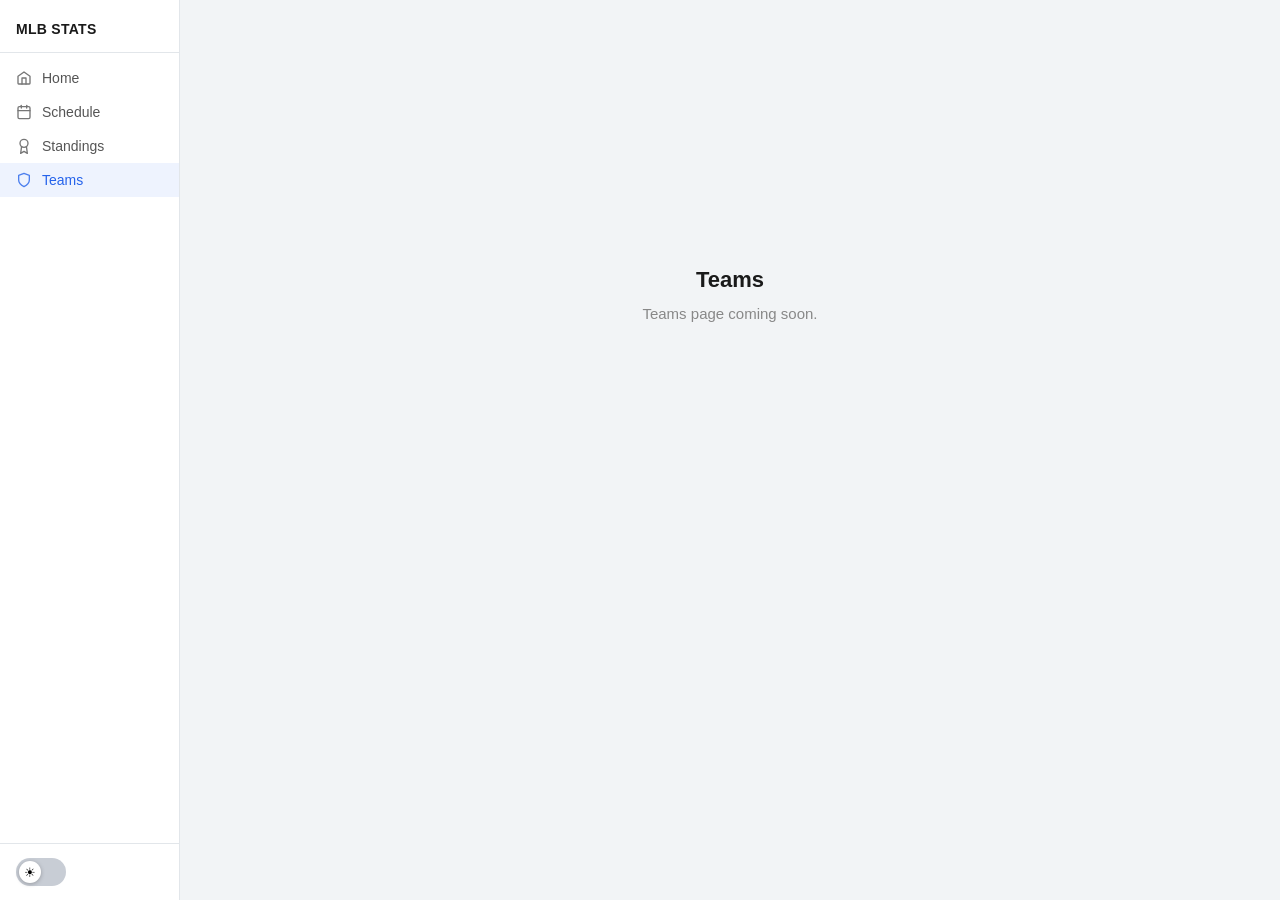
<file: src/pages/teams.html>
<!DOCTYPE html>
<html lang="en">
<head>
  <meta charset="UTF-8" />
  <meta name="viewport" content="width=device-width, initial-scale=1.0" />
  <title>Teams</title>
  <link rel="stylesheet" href="../styles/main.css" />
  <script>(function(){if(localStorage.getItem('theme')==='dark')document.documentElement.setAttribute('data-theme','dark');})()</script>
</head>
<body>
  <div class="page">
    <div class="stub-page">
      <h1>Teams</h1>
      <p>Teams page coming soon.</p>
    </div>
  </div>

  <script type="module">
    import { initSidebar } from '../components/sidebar.js';
    initSidebar();
  </script>
</body>
</html>
</file>
<file: src/styles/main.css>
/* ── CSS custom properties ── */

:root {
  --bg-page:        #f2f4f6;
  --bg-card:        #ffffff;
  --bg-btn:         #ffffff;
  --bg-btn-hover:   #f0f2f5;
  --border-card:    #e2e6ea;
  --border-btn:     #dde1e7;
  --text-primary:   #1a1a1a;
  --text-secondary: #555555;
  --text-muted:     #888888;
  --text-dim:       #aaaaaa;
  --text-btn:       #333333;
  --link:           #0066cc;
  --error:          #c0392b;
}

[data-theme="dark"] {
  --bg-page:        #111111;
  --bg-card:        #1a1a1a;
  --bg-btn:         #252525;
  --bg-btn-hover:   #2e333d;
  --border-card:    #2a2a2a;
  --border-btn:     #333333;
  --text-primary:   #e2e6ea;
  --text-secondary: #aaaaaa;
  --text-muted:     #666666;
  --text-dim:       #555555;
  --text-btn:       #c8cdd5;
  --link:           #5b9cf6;
  --error:          #ee5555;
}

/* ── Reset ── */

*, *::before, *::after {
  box-sizing: border-box;
  margin: 0;
  padding: 0;
}

body {
  font-family: -apple-system, BlinkMacSystemFont, 'Segoe UI', Roboto, sans-serif;
  background: var(--bg-page);
  color: var(--text-primary);
  min-height: 100vh;
  transition: background 0.2s, color 0.2s;
  padding-left: 180px;
}

a {
  color: var(--link);
  text-decoration: none;
}

a:hover {
  text-decoration: underline;
}

/* ── Layout ── */

.page {
  max-width: 900px;
  margin: 0 auto;
  padding: 24px 16px 48px;
}

/* ── Home page ── */

.page--home {
  max-width: 1000px;
}

.home-hero {
  margin-bottom: 32px;
}

.home-hero__title {
  font-size: 26px;
  font-weight: 700;
  color: var(--text-primary);
  margin-bottom: 6px;
}

.home-hero__sub {
  font-size: 15px;
  color: var(--text-muted);
}

.nav-grid {
  display: grid;
  grid-template-columns: repeat(3, 1fr);
  gap: 16px;
}

.nav-card {
  display: flex;
  flex-direction: column;
  gap: 10px;
  padding: 20px;
  background: var(--bg-card);
  border: 1px solid var(--border-card);
  border-radius: 10px;
  text-decoration: none;
  color: inherit;
  transition: border-color 0.15s, box-shadow 0.15s;
}

.nav-card:hover {
  border-color: #2563eb;
  box-shadow: 0 0 0 1px #2563eb;
  text-decoration: none;
  color: inherit;
}

.nav-card__icon {
  display: flex;
  align-items: center;
  justify-content: center;
  width: 40px;
  height: 40px;
  border-radius: 8px;
  background: rgba(37, 99, 235, 0.08);
  color: #2563eb;
  flex-shrink: 0;
}

.nav-card__title {
  font-size: 15px;
  font-weight: 600;
  color: var(--text-primary);
}

.nav-card__desc {
  font-size: 13px;
  color: var(--text-muted);
  line-height: 1.45;
}

/* ── Date picker ── */

.date-nav {
  display: flex;
  align-items: center;
  gap: 8px;
  margin-bottom: 28px;
}

.date-nav__btn {
  display: inline-flex;
  align-items: center;
  justify-content: center;
  width: 34px;
  height: 34px;
  border: 1px solid var(--border-btn);
  border-radius: 8px;
  background: var(--bg-btn);
  font-size: 16px;
  cursor: pointer;
  color: var(--text-btn);
  transition: background 0.15s;
}

.date-nav__btn:hover {
  background: var(--bg-btn-hover);
}

.date-nav__label {
  font-size: 20px;
  font-weight: 600;
  min-width: 240px;
  text-align: center;
  color: var(--text-primary);
}

.date-nav__today {
  font-size: 13px;
  font-weight: 500;
  padding: 6px 12px;
  border: 1px solid var(--border-btn);
  border-radius: 8px;
  background: var(--bg-btn);
  cursor: pointer;
  color: var(--text-btn);
  transition: background 0.15s;
}

.date-nav__today:hover {
  background: var(--bg-btn-hover);
}

/* ── Section labels ── */

.section-label {
  font-size: 11px;
  font-weight: 700;
  letter-spacing: 0.08em;
  text-transform: uppercase;
  color: var(--text-muted);
  margin: 24px 0 10px;
}

/* ── Game card ── */

.game-card {
  background: var(--bg-card);
  border: 1px solid var(--border-card);
  border-radius: 12px;
  padding: 14px 18px;
  display: flex;
  align-items: stretch;
  gap: 12px;
  margin-bottom: 10px;
  transition: background 0.2s, border-color 0.2s;
}

.game-card__teams {
  flex: 1;
  display: flex;
  flex-direction: column;
  gap: 6px;
}

.team-row {
  display: flex;
  align-items: center;
  gap: 10px;
}

.team-row__abbr {
  font-size: 12px;
  font-weight: 600;
  color: var(--text-muted);
  width: 30px;
  flex-shrink: 0;
}

.team-logo {
  width: 28px;
  height: 28px;
  object-fit: contain;
  flex-shrink: 0;
}

.team-row__info {
  flex: 1;
  display: flex;
  align-items: center;
  gap: 6px;
  min-width: 0;
  overflow: hidden;
}

.team-row__name {
  font-size: 15px;
  font-weight: 500;
  white-space: nowrap;
  overflow: hidden;
  text-overflow: ellipsis;
}

.team-row__record {
  font-size: 13px;
  color: var(--text-muted);
  white-space: nowrap;
  flex-shrink: 0;
}

.team-row__score {
  font-size: 17px;
  font-weight: 500;
  min-width: 24px;
  text-align: right;
  color: var(--text-dim);
}

.team-row__score--winner {
  font-weight: 700;
  color: var(--text-primary);
}

/* ── Card status column ── */

.game-card__status {
  display: flex;
  flex-direction: column;
  align-items: flex-end;
  justify-content: space-between;
  min-width: 110px;
  flex-shrink: 0;
}

.status-label {
  font-size: 13px;
  font-weight: 500;
  color: var(--text-secondary);
}

.status-label--live {
  display: flex;
  align-items: center;
  gap: 5px;
  color: #cc2200;
  font-weight: 600;
}

.live-dot {
  width: 8px;
  height: 8px;
  border-radius: 50%;
  background: #cc2200;
  flex-shrink: 0;
  animation: pulse 1.4s ease-in-out infinite;
}

@keyframes pulse {
  0%, 100% { opacity: 1; }
  50%       { opacity: 0.35; }
}

.inning-label {
  font-size: 12px;
  color: var(--text-muted);
  text-align: right;
}

.game-card__link {
  font-size: 13px;
  font-weight: 500;
  white-space: nowrap;
}

/* ── Empty state ── */

.empty-state {
  text-align: center;
  color: var(--text-muted);
  font-size: 15px;
  padding: 48px 0;
}

/* ── Loading / error ── */

.loading, .error-msg {
  text-align: center;
  padding: 48px 0;
  color: var(--text-muted);
  font-size: 15px;
}

.error-msg {
  color: var(--error);
}

/* ── Team page header ── */

.team-header {
  display: flex;
  align-items: center;
  gap: 20px;
  padding: 8px 0 20px;
  border-bottom: 1px solid var(--border-card);
  margin-bottom: 24px;
}

.team-header__logo {
  width: 72px;
  height: 72px;
  object-fit: contain;
  flex-shrink: 0;
}

.team-header__info {
  display: flex;
  flex-direction: column;
  gap: 6px;
}

.team-header__name {
  font-size: 28px;
  font-weight: 700;
  color: var(--text-primary);
  line-height: 1.1;
}

.team-header__meta {
  display: flex;
  align-items: center;
  gap: 10px;
}

.team-header__record {
  font-size: 16px;
  color: var(--text-secondary);
  font-weight: 500;
}

.streak-badge {
  font-size: 12px;
  font-weight: 700;
  padding: 2px 8px;
  border-radius: 10px;
  letter-spacing: 0.03em;
}

.streak-badge--win {
  background: #166534;
  color: #bbf7d0;
}

.streak-badge--loss {
  background: #7f1d1d;
  color: #fecaca;
}

/* ── Team stats grid ── */

.team-stats-grid {
  display: grid;
  grid-template-columns: 1fr 1fr;
  gap: 14px;
  margin-bottom: 28px;
}

@media (max-width: 480px) {
  .team-stats-grid {
    grid-template-columns: 1fr;
  }
}

.stats-card {
  background: var(--bg-card);
  border: 1px solid var(--border-card);
  border-radius: 12px;
  padding: 16px 18px;
}

.stats-card__label {
  font-size: 11px;
  font-weight: 700;
  letter-spacing: 0.08em;
  text-transform: uppercase;
  color: var(--text-muted);
  margin-bottom: 12px;
}

.stats-card__row {
  display: flex;
  align-items: center;
  justify-content: space-between;
  padding: 9px 0;
  border-bottom: 1px solid var(--border-card);
  font-size: 14px;
}

.stats-card__row:last-child {
  border-bottom: none;
}

.stats-card__stat-name {
  color: var(--text-secondary);
  font-weight: 500;
}

.stats-card__stat-value {
  color: var(--text-primary);
  font-weight: 600;
}

/* ── Team page tabs ── */

.team-tabs {
  display: flex;
  gap: 0;
  border-bottom: 1px solid var(--border-card);
  margin-bottom: 28px;
  overflow-x: auto;
  scrollbar-width: none;
}

.team-tabs::-webkit-scrollbar {
  display: none;
}

.team-tab {
  background: none;
  border: none;
  border-bottom: 2px solid transparent;
  padding: 10px 18px;
  font-size: 15px;
  font-weight: 500;
  color: var(--text-secondary);
  cursor: pointer;
  white-space: nowrap;
  margin-bottom: -1px;
  transition: color 0.15s, border-color 0.15s;
}

.team-tab:hover {
  color: var(--text-primary);
}

.team-tab--active {
  color: #2563eb;
  border-bottom-color: #2563eb;
}

.team-tab-content {
  display: none;
  text-align: center;
  color: var(--text-muted);
  font-size: 15px;
  padding: 48px 0;
}

.team-tab-content--active {
  display: block;
}

.team-tab-content--schedule {
  padding: 0;
  text-align: left;
  max-height: 600px;
  overflow-y: auto;
}

.team-tab-content--roster {
  padding: 0;
  text-align: left;
  max-height: 600px;
  overflow-y: auto;
}

/* ── Stats table ── */

.team-tab-content--stats {
  padding: 0;
  text-align: left;
  max-height: 600px;
  overflow-y: auto;
}

.stats-table-wrap {
  overflow-x: auto;
}

.stats-table {
  width: 100%;
  border-collapse: collapse;
  font-size: 13px;
  white-space: nowrap;
}

.stats-table thead {
  position: sticky;
  top: 0;
  z-index: 1;
  background: var(--bg-card);
  box-shadow: 0 1px 0 var(--border-card);
}

.stats-table th {
  padding: 8px 10px;
  font-size: 11px;
  font-weight: 600;
  text-transform: uppercase;
  letter-spacing: 0.04em;
  color: var(--text-muted);
  text-align: center;
  cursor: pointer;
  user-select: none;
  white-space: nowrap;
}

.stats-table th:first-child {
  text-align: left;
  padding-left: 12px;
}

.stats-table th:hover {
  color: var(--text-primary);
}

.stats-table th.sort-active {
  color: var(--text-primary);
}

.stats-table td {
  padding: 7px 10px;
  text-align: center;
  border-bottom: 1px solid var(--border-card);
  color: var(--text-secondary);
}

.stats-table td:first-child {
  text-align: left;
  padding-left: 12px;
  color: var(--text-primary);
  font-weight: 500;
}

.stats-table tbody tr:last-child td {
  border-bottom: none;
}

.stats-table tbody tr:hover td {
  background: var(--bg-btn-hover);
}

/* ── Roster rows ── */

.roster-row {
  display: flex;
  align-items: center;
  gap: 12px;
  padding: 10px 12px;
  border-bottom: 1px solid var(--border-card);
  cursor: default;
  transition: background 0.12s;
}

.roster-row:last-child {
  border-bottom: none;
}

.roster-row:hover {
  background: var(--bg-btn-hover);
}

.roster-row__headshot-wrap {
  position: relative;
  width: 40px;
  height: 40px;
  flex-shrink: 0;
}

.roster-row__headshot {
  width: 40px;
  height: 40px;
  border-radius: 50%;
  object-fit: cover;
  background: var(--border-card);
}

.roster-row__initials {
  display: none;
  width: 40px;
  height: 40px;
  border-radius: 50%;
  background: var(--border-card);
  color: var(--text-secondary);
  font-size: 13px;
  font-weight: 600;
  align-items: center;
  justify-content: center;
}

.roster-row__number {
  width: 28px;
  flex-shrink: 0;
  font-size: 12px;
  color: var(--text-muted);
  text-align: right;
}

.roster-row__name {
  flex: 1;
  font-size: 14px;
  font-weight: 500;
  min-width: 0;
  white-space: nowrap;
  overflow: hidden;
  text-overflow: ellipsis;
}

.roster-row__meta {
  display: flex;
  gap: 14px;
  flex-shrink: 0;
  font-size: 12px;
  color: var(--text-muted);
}

.roster-row__pos {
  width: 28px;
  text-align: center;
  font-weight: 600;
  color: var(--text-secondary);
}

/* ── Theme toggle ── */

.theme-toggle {
  display: flex;
  align-items: center;
  background: none;
  border: none;
  cursor: pointer;
  padding: 0;
  flex-shrink: 0;
}

.theme-toggle__track {
  width: 50px;
  height: 28px;
  border-radius: 14px;
  background: #c8cdd5;
  position: relative;
  padding: 3px;
  transition: background 0.25s;
}

[data-theme="dark"] .theme-toggle__track {
  background: #3a3f4b;
}

.theme-toggle__thumb {
  width: 22px;
  height: 22px;
  border-radius: 50%;
  background: #fff;
  display: flex;
  align-items: center;
  justify-content: center;
  font-size: 13px;
  line-height: 1;
  box-shadow: 0 1px 4px rgba(0, 0, 0, 0.25);
  transition: transform 0.25s;
  transform: translateX(0);
}

[data-theme="dark"] .theme-toggle__thumb {
  transform: translateX(22px);
}

/* ── Persistent sidebar ── */

.sidebar {
  position: fixed;
  top: 0;
  left: 0;
  bottom: 0;
  width: 180px;
  background: var(--bg-card);
  border-right: 1px solid var(--border-card);
  z-index: 50;
  display: flex;
  flex-direction: column;
}

.sidebar__header {
  padding: 20px 16px 14px;
  border-bottom: 1px solid var(--border-card);
}

.sidebar__title {
  font-size: 14px;
  font-weight: 700;
  letter-spacing: 0.02em;
  color: var(--text-primary);
  text-transform: uppercase;
}

.sidebar__nav {
  display: flex;
  flex-direction: column;
  padding: 8px 0;
  flex: 1;
}

.sidebar__link {
  display: flex;
  align-items: center;
  gap: 10px;
  padding: 9px 16px;
  font-size: 14px;
  font-weight: 500;
  color: var(--text-secondary);
  text-decoration: none;
  transition: background 0.12s, color 0.12s;
}

.sidebar__link:hover {
  background: var(--bg-btn-hover);
  color: var(--text-primary);
  text-decoration: none;
}

.sidebar__link--active {
  color: #2563eb;
  background: rgba(37, 99, 235, 0.08);
}

.sidebar__link--active:hover {
  background: rgba(37, 99, 235, 0.13);
  color: #2563eb;
}

.sidebar__icon {
  display: flex;
  align-items: center;
  flex-shrink: 0;
  opacity: 0.8;
}

.sidebar__footer {
  padding: 14px 16px;
  border-top: 1px solid var(--border-card);
}

/* ── Game page PBP tab ── */

.team-tab-content--pbp {
  padding: 0;
  text-align: left;
  max-height: 600px;
  overflow-y: auto;
  border: 1px solid var(--border-card);
  border-radius: 6px;
  scrollbar-width: thin;
  scrollbar-color: transparent transparent;
  transition: scrollbar-color 0.3s;
}

.team-tab-content--pbp:hover {
  scrollbar-color: rgba(128, 128, 128, 0.4) transparent;
}

.team-tab-content--pbp::-webkit-scrollbar {
  width: 6px;
}

.team-tab-content--pbp::-webkit-scrollbar-track {
  background: transparent;
}

.team-tab-content--pbp::-webkit-scrollbar-thumb {
  background: transparent;
  border-radius: 3px;
  transition: background 0.3s;
}

.team-tab-content--pbp:hover::-webkit-scrollbar-thumb {
  background: rgba(128, 128, 128, 0.4);
}

.team-tab-content--pbp::-webkit-scrollbar-thumb:hover {
  background: rgba(128, 128, 128, 0.7);
}

/* ── PBP nav ── */

.pbp-wrapper {
  display: flex;
  align-items: flex-start;
}

.pbp-nav {
  display: none;
  position: sticky;
  top: 0;
  align-self: flex-start;
  width: 40px;
  height: 600px;
  flex-shrink: 0;
  background: var(--bg-card);
  border-left: 1px solid var(--border-card);
  z-index: 1;
  flex-direction: column;
}

.pbp-nav__page {
  display: flex;
  flex-direction: column;
  flex: 1;
}

.pbp-nav__page--extra {
  flex: none;
}

.pbp-nav__page--extra .pbp-nav__inning {
  flex: none;
  height: calc(600px / 9);
}

.pbp-nav__arrow {
  display: flex;
  flex-direction: column;
  align-items: center;
  gap: 1px;
  width: 100%;
  padding: 4px 0;
  border: none;
  background: none;
  cursor: pointer;
  font-size: 13px;
  font-weight: 700;
  color: var(--text-primary);
  text-align: center;
}

.pbp-nav__arrow-label {
  font-size: 8px;
  font-weight: 600;
  opacity: 0.55;
  letter-spacing: 0.02em;
}

.pbp-nav__arrow:hover {
  background: var(--bg-page);
}

.pbp-nav__inning {
  flex: 1;
  display: flex;
  align-items: center;
  justify-content: space-between;
  padding: 0 8px;
}

.pbp-nav__label {
  font-size: 16px;
  font-weight: 700;
  color: var(--text-primary);
  white-space: nowrap;
}

.pbp-nav__pair {
  display: flex;
  flex-direction: column;
  align-items: center;
  gap: 6px;
}

.pbp-nav__dot {
  display: block;
  width: 10px;
  height: 10px;
  border: none;
  padding: 0;
  border-radius: 50%;
  background: var(--text-primary);
  cursor: pointer;
  flex-shrink: 0;
}

.pbp-nav__dot:hover {
  opacity: 0.65;
}

.pbp-nav__dot--scoring {
  background: #16a34a;
}

.pbp-nav__empty {
  width: 10px;
  height: 10px;
  font-size: 10px;
  font-weight: 700;
  color: var(--text-primary);
  flex-shrink: 0;
  text-align: center;
  line-height: 11px;
}

.pbp-content {
  flex: 1;
  min-width: 0;
}

.pbp-inning {
  border-bottom: 1px solid var(--border-card);
}

.pbp-inning:last-child {
  border-bottom: none;
}

.pbp-inning__header {
  display: flex;
  align-items: center;
  padding: 10px 16px 9px;
  position: sticky;
  top: 0;
  background: var(--bg-card);
  z-index: 1;
  border-bottom: 2px solid var(--border-card);
  border-top: 1px solid var(--border-card);
}

.pbp-inning:first-child .pbp-inning__header {
  border-top: none;
}

.pbp-inning__label {
  font-size: 15px;
  font-weight: 800;
  letter-spacing: 0.04em;
  text-transform: uppercase;
  color: var(--text-primary);
}

.pbp-half-header {
  padding: 6px 14px 5px;
  font-size: 10px;
  font-weight: 700;
  letter-spacing: 0.08em;
  text-transform: uppercase;
  color: var(--text-primary);
  background: var(--bg-page);
  scroll-margin-top: 48px;
  border-bottom: 1px solid var(--border-card);
}

.pbp-play {
  display: flex;
  align-items: center;
  gap: 10px;
  padding: 5px 14px;
  border-bottom: 1px solid var(--border-card);
}

.pbp-play:last-child {
  border-bottom: none;
}

.pbp-play--scoring {
  background: var(--scoring-bg, rgba(22, 163, 74, 0.06));
  border-left: 3px solid var(--scoring-color, #16a34a);
  padding-left: 11px;
}

[data-theme="dark"] .pbp-play--scoring {
  background: var(--scoring-bg-dark, rgba(22, 163, 74, 0.12));
}

.pbp-play--scoring .pbp-play__desc {
  color: #16a34a;
}

.pbp-play__team-logo {
  width: 22px;
  height: 22px;
  object-fit: contain;
  flex-shrink: 0;
}

.pbp-play__photo-wrap {
  position: relative;
  width: 30px;
  height: 30px;
  flex-shrink: 0;
}

.pbp-play__photo {
  width: 30px;
  height: 30px;
  border-radius: 50%;
  object-fit: cover;
  background: var(--bg-card);
}


.pbp-play__desc {
  flex: 1;
  font-size: 15px;
  font-weight: 500;
  color: var(--text-primary);
  line-height: 1.4;
  min-width: 0;
}

.pbp-play__situation {
  display: flex;
  flex-direction: column;
  align-items: center;
  gap: 3px;
  flex-shrink: 0;
}

.pbp-bases {
  position: relative;
  width: 28px;
  height: 14px;
  flex-shrink: 0;
}

.pbp-bases__base {
  position: absolute;
  width: 8px;
  height: 8px;
  border: 1.5px solid var(--text-secondary);
  transform: rotate(45deg);
  background: transparent;
  box-sizing: border-box;
  opacity: 0.45;
}

.pbp-bases__base--on {
  background: var(--text-primary);
  border-color: var(--text-primary);
  opacity: 1;
}

.pbp-bases__base--second {
  top: 0;
  left: 50%;
  margin-left: -4px;
}

.pbp-bases__base--third {
  bottom: 0;
  left: 4px;
}

.pbp-bases__base--first {
  bottom: 0;
  right: 4px;
}

.pbp-play__outs {
  font-size: 10px;
  font-weight: 600;
  color: var(--text-primary);
  white-space: nowrap;
  opacity: 0.7;
}

.pbp-play__score-block {
  display: flex;
  align-items: center;
  gap: 4px;
  flex-shrink: 0;
  white-space: nowrap;
}

.pbp-play__score-logo {
  display: block;
  width: 24px;
  height: 24px;
  max-width: 24px;
  max-height: 24px;
  object-fit: contain;
  flex-shrink: 0;
}

.pbp-play__score-num {
  font-size: 15px;
  font-weight: 600;
  color: var(--text-primary);
  min-width: 10px;
  text-align: center;
}

.pbp-play__score-num--scored {
  color: #16a34a;
}

.pbp-play__score-sep {
  font-size: 15px;
  color: var(--text-primary);
}

/* ── Game page header ── */

.game-header {
  margin-bottom: 28px;
}

.game-header__meta {
  font-size: 12px;
  color: var(--text-muted);
  margin-bottom: 16px;
}

.game-header__matchup {
  display: flex;
  align-items: center;
  justify-content: space-between;
  gap: 12px;
}

.game-header__team {
  display: flex;
  flex-direction: column;
  align-items: center;
  gap: 8px;
  flex: 1;
}

.game-header__team--home {
  align-items: center;
}

.game-header__logo {
  width: 64px;
  height: 64px;
  object-fit: contain;
}

.game-header__team-name {
  font-size: 14px;
  font-weight: 500;
  color: var(--text-secondary);
  text-align: center;
  text-decoration: none;
}

.game-header__team-name:hover {
  text-decoration: underline;
  color: var(--link);
}

.game-header__team-name--winner {
  font-weight: 700;
  color: var(--text-primary);
}

.game-header__score {
  display: flex;
  flex-direction: column;
  align-items: center;
  gap: 4px;
  flex-shrink: 0;
}

.game-header__score-num {
  font-size: 42px;
  font-weight: 300;
  color: var(--text-secondary);
  line-height: 1;
}

.game-header__score-num--winner {
  font-weight: 700;
  color: var(--text-primary);
}

.game-header__score-sep {
  font-size: 11px;
  font-weight: 600;
  letter-spacing: 0.06em;
  text-transform: uppercase;
  color: var(--text-muted);
}

/* ── Standings page ── */

.page--wide {
  max-width: 1100px;
}

.page-title {
  font-size: 22px;
  font-weight: 700;
  margin-bottom: 24px;
  color: var(--text-primary);
}

.standings-grid {
  display: flex;
  flex-direction: column;
  gap: 16px;
}

.standings-division {
  background: var(--bg-card);
  border: 1px solid var(--border-card);
  border-radius: 12px;
  overflow: hidden;
}

.standings-division__title {
  font-size: 11px;
  font-weight: 700;
  letter-spacing: 0.08em;
  text-transform: uppercase;
  color: var(--text-muted);
  padding: 12px 14px 8px;
  border-bottom: 1px solid var(--border-card);
}

.standings-table {
  width: 100%;
  border-collapse: collapse;
  font-size: 13px;
}

.standings-table thead th {
  padding: 6px 8px;
  font-size: 10px;
  font-weight: 600;
  text-transform: uppercase;
  letter-spacing: 0.05em;
  color: var(--text-muted);
  text-align: center;
  background: var(--bg-card);
}

.standings-th--team {
  text-align: left !important;
  padding-left: 14px !important;
}

.standings-table td {
  padding: 7px 8px;
  text-align: center;
  border-bottom: 1px solid var(--border-card);
  color: var(--text-secondary);
}

.standings-table tbody tr:last-child td {
  border-bottom: none;
}

.standings-table tbody tr:hover td {
  background: var(--bg-btn-hover);
}

.standings-leader td {
  font-weight: 600;
  color: var(--text-primary);
}

.standings-team {
  text-align: left !important;
  padding-left: 14px !important;
  display: flex;
  align-items: center;
  gap: 7px;
  white-space: nowrap;
}

.standings-logo {
  width: 20px;
  height: 20px;
  object-fit: contain;
  flex-shrink: 0;
}

.standings-team a {
  color: inherit;
  font-weight: 500;
}

.standings-team a:hover {
  color: var(--link);
  text-decoration: underline;
}

.streak-text {
  font-size: 12px;
}

.streak--w {
  color: #16a34a;
  font-weight: 600;
}

.streak--l {
  color: #dc2626;
  font-weight: 600;
}

/* ── Playoff picture ── */

.playoff-seed {
  width: 28px;
  text-align: center !important;
  font-size: 12px;
  font-weight: 700;
  color: var(--text-muted);
  padding-left: 10px !important;
}

.playoff-in-row td {
  background: rgba(37, 99, 235, 0.04);
}

.playoff-bubble-row td {
  color: var(--text-muted);
  font-size: 12px;
}

.playoff-bubble-row .standings-team a {
  color: var(--text-muted);
}

.playoff-tag-cell {
  text-align: right !important;
  padding-right: 6px !important;
}

.playoff-gb {
  text-align: right !important;
  padding-right: 14px !important;
  font-size: 12px;
  color: var(--text-muted);
  white-space: nowrap;
}

.playoff-tag {
  display: inline-block;
  font-size: 10px;
  font-weight: 700;
  padding: 2px 6px;
  border-radius: 6px;
  letter-spacing: 0.03em;
  white-space: nowrap;
}

.playoff-tag--div {
  background: rgba(37, 99, 235, 0.12);
  color: #2563eb;
}

[data-theme="dark"] .playoff-tag--div {
  background: rgba(91, 156, 246, 0.15);
  color: #5b9cf6;
}

.playoff-tag--wc {
  background: rgba(22, 163, 74, 0.12);
  color: #16a34a;
}

[data-theme="dark"] .playoff-tag--wc {
  background: rgba(22, 163, 74, 0.18);
  color: #4ade80;
}

.playoff-tag--elim {
  background: rgba(220, 38, 38, 0.1);
  color: #dc2626;
}

.playoff-divider-row td {
  border-top: 1px solid var(--border-card);
  padding: 0 !important;
}

.playoff-divider-label {
  font-size: 10px;
  font-weight: 700;
  letter-spacing: 0.07em;
  text-transform: uppercase;
  color: var(--text-muted);
  padding: 8px 14px 4px !important;
  text-align: left !important;
}

.playoff-table .standings-team {
  font-size: 13px;
}

/* ── Stub pages ── */

.stub-page {
  display: flex;
  flex-direction: column;
  align-items: center;
  justify-content: center;
  min-height: 60vh;
  gap: 12px;
}

.stub-page h1 {
  font-size: 22px;
  font-weight: 600;
}

.stub-page p {
  font-size: 15px;
  color: var(--text-muted);
}
</file>
